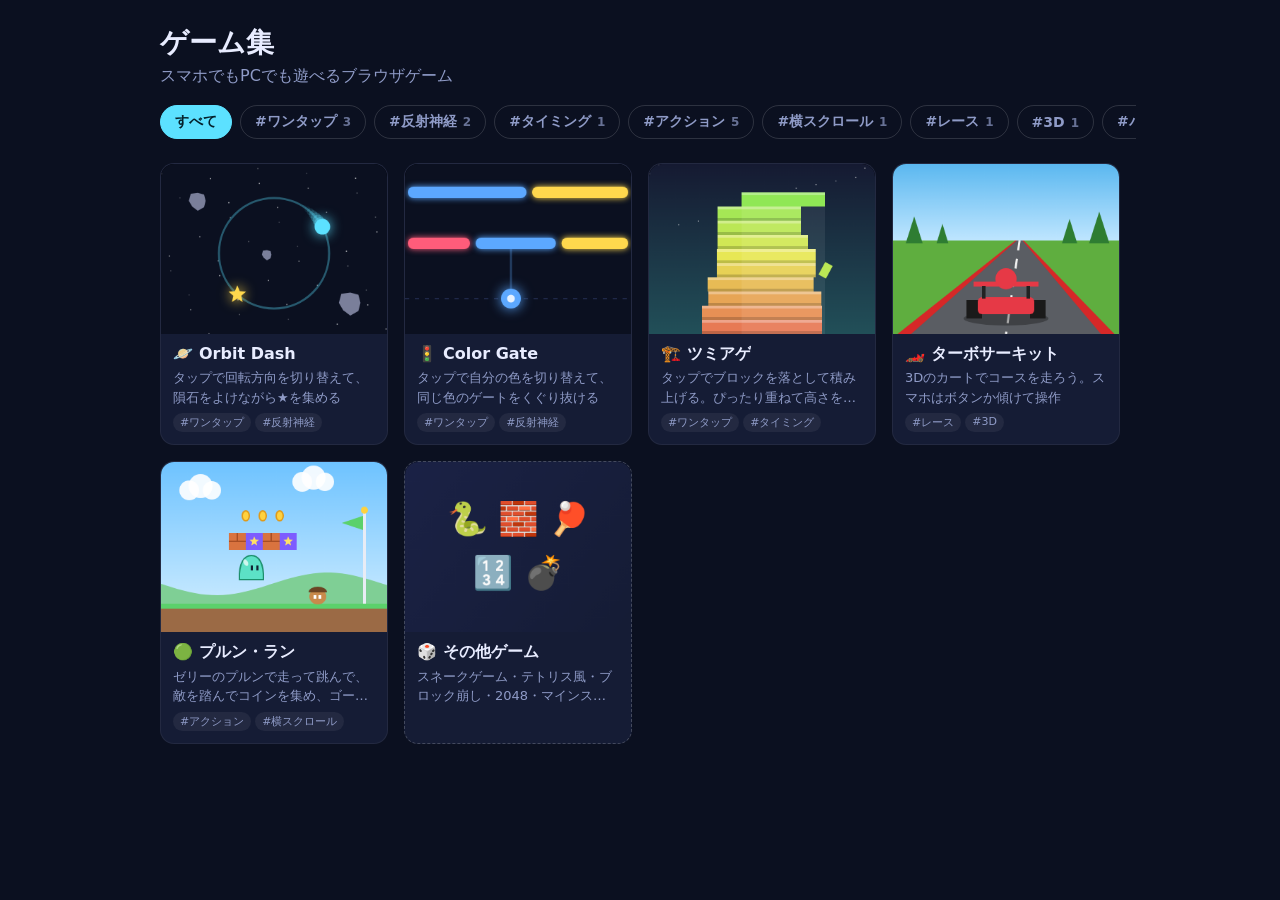
<file: index.html>
<!doctype html>
<html lang="ja">
<head>
<meta charset="utf-8">
<meta name="viewport" content="width=device-width,initial-scale=1">
<title>Web Apps</title>
<meta http-equiv="refresh" content="0; url=games/">
<link rel="canonical" href="games/">
<style>
  body { margin: 0; background: #0b1020; color: #e8ecff; font-family: system-ui, sans-serif; padding: 24px 16px; }
  a { color: #5ce1ff; }
</style>
</head>
<body>
<p>ゲーム集へ移動しています… <a href="games/">移動しない場合はこちら</a></p>
<script>location.replace('games/');</script>
</body>
</html>
</file>
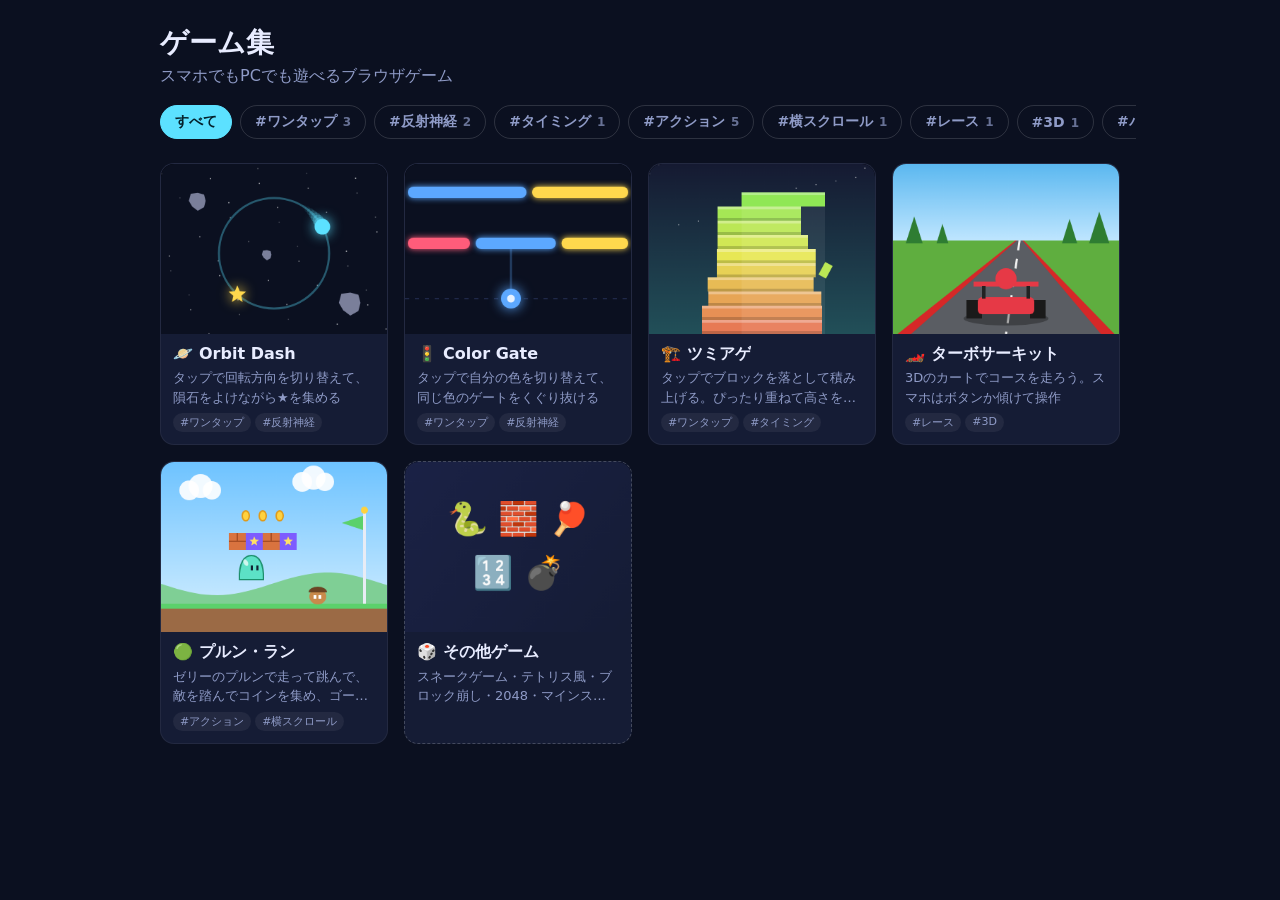
<file: games/index.html>
<!doctype html>
<html lang="ja">
<head>
<meta charset="utf-8">
<meta name="viewport" content="width=device-width,initial-scale=1,viewport-fit=cover">
<meta name="theme-color" content="#0b1020">
<title>ゲーム集</title>
<link rel="stylesheet" href="list.css">
</head>
<body>
<main>
  <h1>ゲーム集</h1>
  <p class="lead">スマホでもPCでも遊べるブラウザゲーム</p>
  <div id="tags" role="group" aria-label="タグで絞り込み"></div>
  <ul id="list"></ul>
</main>
<script src="catalog.js"></script>
<script>
  // ゲームの追加・タグの変更は catalog.js で行う
  const others = GAMES.filter(g => g.section === 'others');
  renderGameList({
    root: '',
    section: 'main',
    folder: {
      path: 'others/', icon: '🎲', name: 'その他ゲーム', desc: others.map(g => g.name).join('・'), tags: [],
      // 中のゲームのアイコンを並べたサムネイル
      thumb(c, w, h) {
        const g = c.createLinearGradient(0, 0, w, h);
        g.addColorStop(0, '#1b2246'); g.addColorStop(1, '#151c35');
        c.fillStyle = g; c.fillRect(0, 0, w, h);
        c.textAlign = 'center'; c.textBaseline = 'middle'; c.font = '46px system-ui, sans-serif';
        const icons = others.map(o => o.icon), n = icons.length;
        const top = Math.ceil(n / 2);
        icons.forEach((ic, i) => {
          const row = i < top ? 0 : 1, cnt = row ? n - top : top, k = row ? i - top : i;
          c.fillText(ic, w / 2 + (k - (cnt - 1) / 2) * 72, h / 2 + (row ? 40 : -36));
        });
      },
    },
  });
</script>
</body>
</html>
</file>
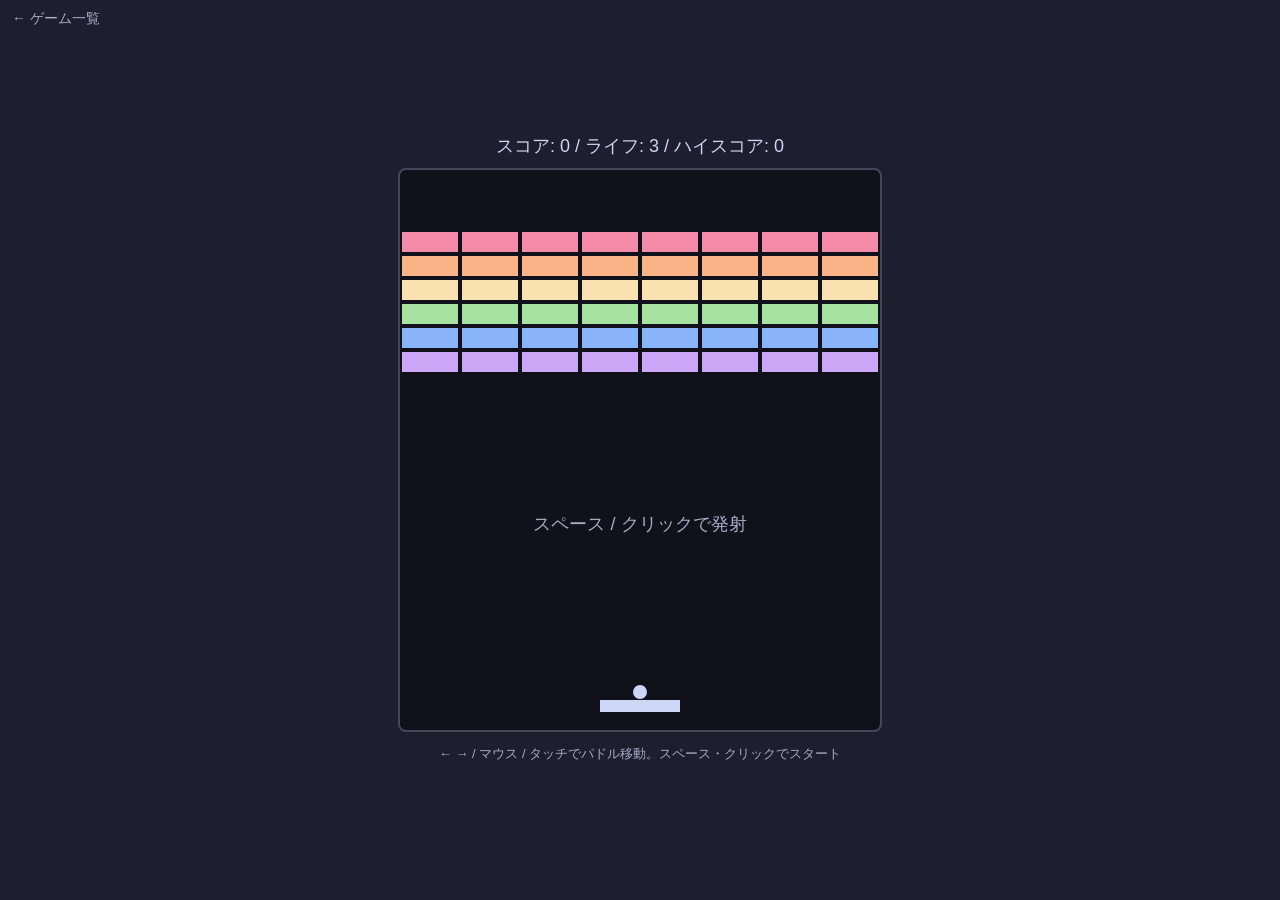
<file: games/breakout/index.html>
<!DOCTYPE html>
<html lang="ja">
<head>
<meta charset="UTF-8">
<meta name="viewport" content="width=device-width, initial-scale=1">
<title>ブロック崩し</title>
<style>
  body { margin: 0; min-height: 100vh; display: flex; flex-direction: column; align-items: center;
         justify-content: center; background: #1e1e2e; color: #cdd6f4; font-family: sans-serif; user-select: none; }
  canvas { background: #11111b; border: 2px solid #45475a; border-radius: 8px; max-width: 95vw; touch-action: none; }
  #info { margin: 10px; font-size: 18px; }
  p { font-size: 13px; color: #a6adc8; }
</style>
</head>
<body>
<a href="../" style="position:fixed;top:10px;left:12px;color:#a6adc8;font-size:14px;text-decoration:none;z-index:10">← ゲーム一覧</a>
<div id="info">スコア: <span id="score">0</span> / ライフ: <span id="life">3</span> / ハイスコア: <span id="best">0</span></div>
<canvas id="game" width="480" height="560"></canvas>
<p>← → / マウス / タッチでパドル移動。スペース・クリックでスタート</p>
<script>
const cv = document.getElementById('game'), ctx = cv.getContext('2d');
const W = cv.width, H = cv.height;
const COLS = 8, ROWS = 6, BW = W / COLS, BH = 24, TOP = 60;
const ROWCOL = ['#f38ba8', '#fab387', '#f9e2af', '#a6e3a1', '#89b4fa', '#cba6f7'];
const el = id => document.getElementById(id);
let best = 0;
try { best = Number(localStorage.getItem('breakoutBest')) || 0; } catch (e) {}
el('best').textContent = best;

let paddle, ball, bricks, score, life, state = 'ready', left = false, right = false, speed;

function init() {
  paddle = { w: 80, h: 12, x: W / 2 - 40, y: H - 30 };
  bricks = [];
  for (let r = 0; r < ROWS; r++) for (let c = 0; c < COLS; c++) bricks.push({ r, c, alive: true });
  score = 0; life = 3; speed = 5;
  updateInfo();
  resetBall();
}
function resetBall() {
  ball = { x: paddle.x + paddle.w / 2, y: paddle.y - 8, r: 7, vx: 0, vy: 0 };
  state = 'ready';
}
function launch() {
  const a = (Math.random() * 60 - 30) * Math.PI / 180;
  ball.vx = speed * Math.sin(a); ball.vy = -speed * Math.cos(a);
  state = 'play';
}
function updateInfo() {
  el('score').textContent = score; el('life').textContent = life;
}
function endGame(win) {
  state = win ? 'win' : 'over';
  if (score > best) {
    best = score; el('best').textContent = best;
    try { localStorage.setItem('breakoutBest', best); } catch (e) {}
  }
}
function update() {
  if (left) paddle.x -= 8;
  if (right) paddle.x += 8;
  paddle.x = Math.max(0, Math.min(W - paddle.w, paddle.x));
  if (state === 'ready') { ball.x = paddle.x + paddle.w / 2; ball.y = paddle.y - 8; return; }
  if (state !== 'play') return;

  ball.x += ball.vx; ball.y += ball.vy;
  if (ball.x < ball.r) { ball.x = ball.r; ball.vx *= -1; }
  if (ball.x > W - ball.r) { ball.x = W - ball.r; ball.vx *= -1; }
  if (ball.y < ball.r) { ball.y = ball.r; ball.vy *= -1; }

  // パドル:当たった位置で反射角を変える
  if (ball.vy > 0 && ball.y + ball.r >= paddle.y && ball.y - ball.r <= paddle.y + paddle.h &&
      ball.x >= paddle.x - ball.r && ball.x <= paddle.x + paddle.w + ball.r) {
    const t = (ball.x - (paddle.x + paddle.w / 2)) / (paddle.w / 2);
    const a = t * 65 * Math.PI / 180;
    ball.vx = speed * Math.sin(a); ball.vy = -speed * Math.cos(a);
    ball.y = paddle.y - ball.r;
  }
  // ブロック
  for (const b of bricks) {
    if (!b.alive) continue;
    const bx = b.c * BW, by = TOP + b.r * BH;
    if (ball.x + ball.r > bx && ball.x - ball.r < bx + BW && ball.y + ball.r > by && ball.y - ball.r < by + BH) {
      b.alive = false;
      score += (ROWS - b.r) * 10;
      const ox = Math.min(ball.x + ball.r - bx, bx + BW - (ball.x - ball.r));
      const oy = Math.min(ball.y + ball.r - by, by + BH - (ball.y - ball.r));
      if (ox < oy) ball.vx *= -1; else ball.vy *= -1;
      speed = Math.min(9, speed + 0.05);
      const k = speed / Math.hypot(ball.vx, ball.vy);
      ball.vx *= k; ball.vy *= k;
      updateInfo();
      break;
    }
  }
  if (bricks.every(b => !b.alive)) return endGame(true);
  if (ball.y > H + ball.r) {
    life--; updateInfo();
    if (life <= 0) endGame(false); else resetBall();
  }
}
function draw() {
  ctx.clearRect(0, 0, W, H);
  bricks.forEach(b => {
    if (!b.alive) return;
    ctx.fillStyle = ROWCOL[b.r];
    ctx.fillRect(b.c * BW + 2, TOP + b.r * BH + 2, BW - 4, BH - 4);
  });
  ctx.fillStyle = '#cdd6f4';
  ctx.fillRect(paddle.x, paddle.y, paddle.w, paddle.h);
  ctx.beginPath(); ctx.arc(ball.x, ball.y, ball.r, 0, Math.PI * 2); ctx.fill();
  if (state !== 'play') {
    ctx.textAlign = 'center';
    if (state !== 'ready') {
      ctx.fillStyle = 'rgba(0,0,0,0.6)'; ctx.fillRect(0, 0, W, H);
      ctx.fillStyle = state === 'win' ? '#a6e3a1' : '#f38ba8';
      ctx.font = 'bold 36px sans-serif';
      ctx.fillText(state === 'win' ? 'クリア!' : 'ゲームオーバー', W / 2, H / 2 - 10);
      ctx.fillStyle = '#cdd6f4'; ctx.font = '18px sans-serif';
      ctx.fillText('スペース / クリックでリスタート', W / 2, H / 2 + 28);
    } else {
      ctx.fillStyle = '#a6adc8'; ctx.font = '18px sans-serif';
      ctx.fillText('スペース / クリックで発射', W / 2, H / 2 + 80);
    }
  }
}
function loop() { update(); draw(); requestAnimationFrame(loop); }

function action() {
  if (state === 'ready') launch();
  else if (state === 'over' || state === 'win') { init(); }
}
document.addEventListener('keydown', e => {
  if (e.key === 'ArrowLeft' || e.key === 'a') left = true;
  else if (e.key === 'ArrowRight' || e.key === 'd') right = true;
  else if (e.key === ' ') { e.preventDefault(); action(); }
});
document.addEventListener('keyup', e => {
  if (e.key === 'ArrowLeft' || e.key === 'a') left = false;
  else if (e.key === 'ArrowRight' || e.key === 'd') right = false;
});
function pointer(clientX) {
  const rect = cv.getBoundingClientRect();
  paddle.x = (clientX - rect.left) * (W / rect.width) - paddle.w / 2;
}
cv.addEventListener('mousemove', e => pointer(e.clientX));
cv.addEventListener('touchmove', e => { e.preventDefault(); pointer(e.touches[0].clientX); }, { passive: false });
cv.addEventListener('touchstart', e => { e.preventDefault(); pointer(e.touches[0].clientX); action(); }, { passive: false });
cv.addEventListener('click', action);

init();
loop();
</script>
</body>
</html>
</file>
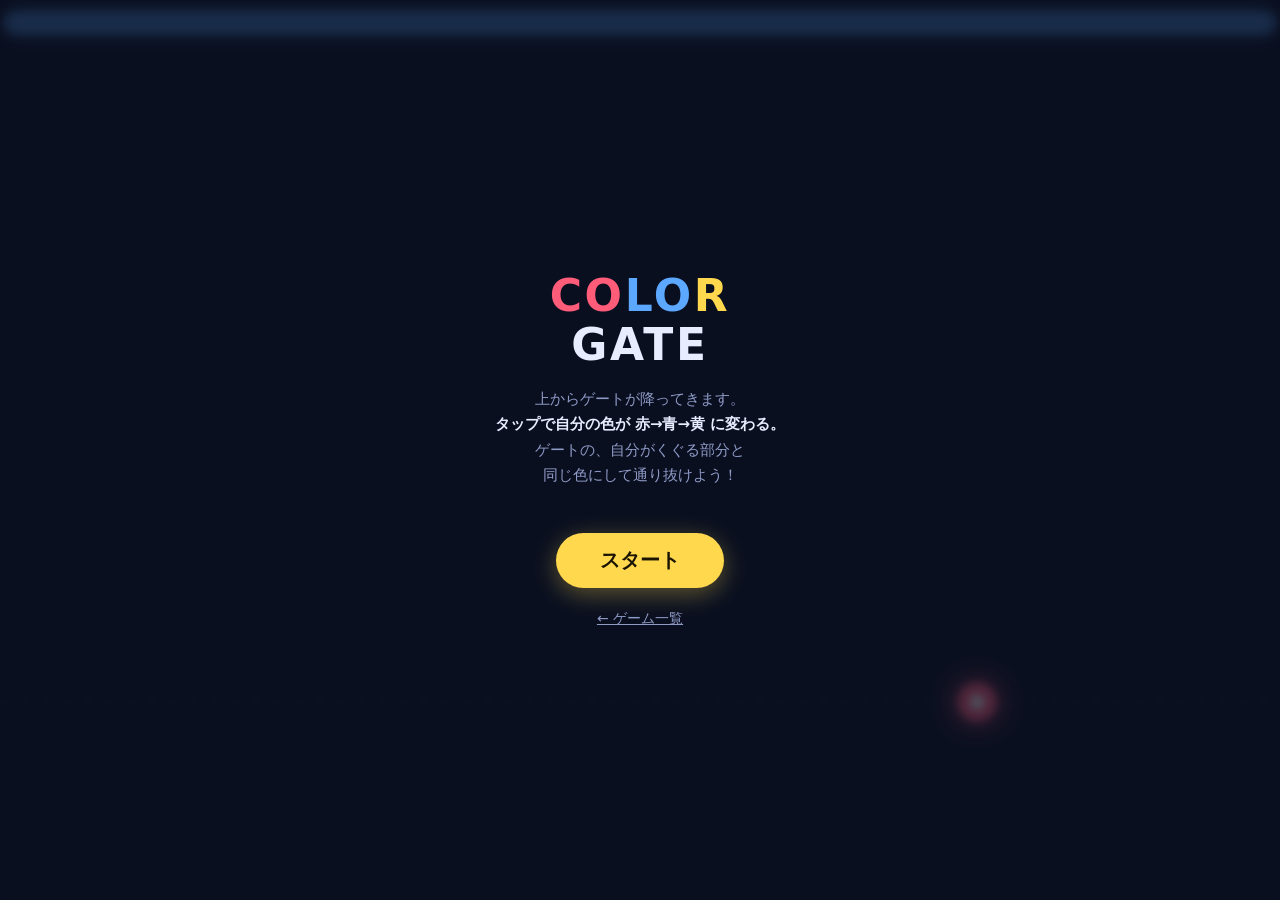
<file: games/color-gate/index.html>
<!doctype html>
<html lang="ja">
<head>
<meta charset="utf-8">
<meta name="viewport" content="width=device-width,initial-scale=1,maximum-scale=1,user-scalable=no,viewport-fit=cover">
<meta name="theme-color" content="#0b1020">
<meta name="apple-mobile-web-app-capable" content="yes">
<meta name="mobile-web-app-capable" content="yes">
<title>Color Gate</title>
<style>
  :root {
    --bg: #0b1020;
    --fg: #e8ecff;
    --muted: #8f9bc7;
    --accent: #ffd84d;
    --c0: #ff5c7a;
    --c1: #5ca8ff;
    --c2: #ffd84d;
  }
  html, body {
    margin: 0; height: 100%; background: var(--bg); overflow: hidden;
    overscroll-behavior: none;
  }
  body {
    touch-action: none; -webkit-user-select: none; user-select: none;
    -webkit-tap-highlight-color: transparent; -webkit-touch-callout: none;
    font-family: system-ui, -apple-system, "Hiragino Sans", "Noto Sans JP", sans-serif;
    color: var(--fg);
  }
  canvas { display: block; position: fixed; inset: 0; }
  #hud {
    position: fixed; left: 0; right: 0; top: 0;
    padding: calc(env(safe-area-inset-top) + 12px) 16px 0;
    display: flex; justify-content: space-between; align-items: baseline;
    pointer-events: none; font-weight: 800;
  }
  #score { font-size: 36px; font-variant-numeric: tabular-nums; }
  #bestHud { font-size: 14px; color: var(--muted); }
  #pauseBtn {
    position: fixed; right: 12px; bottom: calc(env(safe-area-inset-bottom) + 12px);
    width: 44px; height: 44px; border-radius: 50%; border: 1px solid rgba(255,255,255,.15);
    background: rgba(255,255,255,.06); color: var(--fg); font-size: 16px; font-weight: 800;
    padding: 0;
  }
  .overlay {
    position: fixed; inset: 0; display: flex; flex-direction: column;
    align-items: center; justify-content: center; gap: 14px; padding: 16px;
    text-align: center; background: rgba(11,16,32,.72);
    -webkit-backdrop-filter: blur(4px); backdrop-filter: blur(4px);
  }
  .hidden { display: none !important; }
  h1 { margin: 0; font-size: 44px; letter-spacing: .06em; line-height: 1.1; }
  h1 .r { color: var(--c0); } h1 .b { color: var(--c1); } h1 .y { color: var(--c2); }
  h2 { margin: 0; font-size: 32px; letter-spacing: .06em; }
  .how { color: var(--muted); font-size: 15px; line-height: 1.7; max-width: 320px; margin: 4px 0 8px; }
  .how b { color: var(--fg); }
  .big { font-size: 64px; font-weight: 900; line-height: 1; font-variant-numeric: tabular-nums; }
  .sub { color: var(--muted); font-size: 15px; }
  .record { color: var(--accent); font-weight: 800; font-size: 16px; letter-spacing: .1em; }
  button.main {
    font: inherit; font-size: 20px; font-weight: 800; padding: 14px 44px; margin-top: 8px;
    border: 0; border-radius: 999px; background: var(--accent); color: #1a1300;
    box-shadow: 0 6px 24px rgba(255,216,77,.35);
  }
  button.main:active { transform: scale(.96); }
  a.back { color: var(--muted); font-size: 14px; margin-top: 8px; }
  button.share {
    font: inherit; font-size: 15px; font-weight: 700; padding: 10px 26px;
    border: 1px solid rgba(255,255,255,.25); border-radius: 999px;
    background: rgba(255,255,255,.06); color: var(--fg);
  }
  button.share:active { transform: scale(.96); }
</style>
</head>
<body>
<canvas id="c"></canvas>

<div id="hud" class="hidden">
  <div id="score">0</div>
  <div id="bestHud">BEST 0</div>
</div>
<button id="pauseBtn" class="hidden" aria-label="一時停止">II</button>

<div id="title" class="overlay">
  <h1><span class="r">CO</span><span class="b">LO</span><span class="y">R</span><br>GATE</h1>
  <p class="how">上からゲートが降ってきます。<br><b>タップで自分の色が 赤→青→黄 に変わる。</b><br>ゲートの、自分がくぐる部分と<br>同じ色にして通り抜けよう！</p>
  <div class="sub" id="bestTitle"></div>
  <button class="main" id="startBtn">スタート</button>
  <a class="back" href="../">← ゲーム一覧</a>
</div>

<div id="pause" class="overlay hidden">
  <h2>一時停止</h2>
  <button class="main" id="resumeBtn">つづける</button>
  <a class="back" href="../">← ゲーム一覧</a>
</div>

<div id="over" class="overlay hidden">
  <h2>GAME OVER</h2>
  <div class="big" id="finalScore">0</div>
  <div class="record hidden" id="newRecord">NEW RECORD!</div>
  <div class="sub" id="finalInfo"></div>
  <button class="main" id="retryBtn">もう一度</button>
  <button class="share" id="shareBtn">📤 結果をシェア</button>
  <a class="back" href="../">← ゲーム一覧</a>
</div>

<script src="../share.js"></script>
<script>
(() => {
  const cv = document.getElementById('c');
  const ctx = cv.getContext('2d');
  const $ = id => document.getElementById(id);
  const TAU = Math.PI * 2;
  const COLORS = ['#ff5c7a', '#5ca8ff', '#ffd84d'];

  // ---------- 調整用パラメータ ----------
  const CFG = {
    speedBase: 150,   // ゲートの落下速度（U/秒）
    speedGain: 4,     // 1秒ごとに増える落下速度
    speedMax: 380,
    gapBase: 330,     // ゲート同士の間隔（U）
    gapMin: 190,
    gapShrink: 3,     // 1秒ごとに縮む間隔
    moveBase: 0.30,   // 自機の左右移動速度（画面幅/秒）
    moveGain: 0.006,
    moveMax: 0.65,
  };

  // ---------- 画面サイズ ----------
  let W, H, U, PY, PR;
  function resize() {
    const dpr = Math.min(window.devicePixelRatio || 1, 2);
    W = window.innerWidth; H = window.innerHeight;
    cv.width = Math.round(W * dpr); cv.height = Math.round(H * dpr);
    cv.style.width = W + 'px'; cv.style.height = H + 'px';
    ctx.setTransform(dpr, 0, 0, dpr, 0, 0);
    U = Math.min(W, H * 0.6) / 360; // 基準単位（スマホ縦で約1px）
    PY = H * 0.78;
    PR = 13 * U;
  }
  window.addEventListener('resize', resize);
  resize();

  // ---------- 保存 ----------
  let best = 0;
  try { best = Number(localStorage.getItem('color-gate-best')) || 0; } catch (e) {}
  function saveBest() { try { localStorage.setItem('color-gate-best', String(best)); } catch (e) {} }

  // ---------- 状態 ----------
  let state = 'title'; // title | play | dying | over | pause
  let t = 0, score = 0, shake = 0, flash = 0, dyingT = 0, nextGap = 0;
  const p = { x: 0.5, dir: 1, color: 0, trail: [] }; // x は画面幅に対する割合
  let gates = [], parts = [], texts = [];

  const vib = ms => { try { navigator.vibrate && navigator.vibrate(ms); } catch (e) {} };
  const rand = n => Math.floor(Math.random() * n);

  function reset() {
    t = 0; score = 0; shake = 0; flash = 0;
    p.x = 0.5; p.dir = Math.random() < 0.5 ? 1 : -1; p.color = 0; p.trail = [];
    gates = []; parts = []; texts = [];
    nextGap = 0;
    spawnGate(-20 * U);
    updateHud();
  }

  // 1〜3色に区切られたゲートを作る（隣り合う区画は別の色）
  function spawnGate(y) {
    let n = 1;
    if (t > 6) n = Math.random() < 0.5 ? 2 : 1;
    if (t > 18) n = 1 + rand(3);
    if (t > 40) n = Math.random() < 0.3 ? 2 : 3;
    const segs = [];
    const cuts = [0];
    for (let i = 1; i < n; i++) cuts.push((i + (Math.random() - 0.5) * 0.4) / n);
    cuts.push(1);
    let prev = -1;
    for (let i = 0; i < n; i++) {
      let c;
      do { c = rand(3); } while (c === prev);
      prev = c;
      segs.push({ a: cuts[i], b: cuts[i + 1], c });
    }
    gates.push({ y, segs, passed: false, hit: 0 });
  }

  function burst(x, y, color, n, power = 1) {
    for (let i = 0; i < n; i++) {
      const a = Math.random() * TAU, s = (40 + Math.random() * 160) * U * power;
      parts.push({ x, y, vx: Math.cos(a) * s, vy: Math.sin(a) * s, l: 1, d: 0.6 + Math.random() * 0.5, c: color, r: (1.5 + Math.random() * 2.5) * U });
    }
  }

  function updateHud() {
    $('score').textContent = score;
    $('bestHud').textContent = 'BEST ' + Math.max(best, score);
  }

  // ---------- 入力 ----------
  function cycle() {
    if (state !== 'play') return;
    p.color = (p.color + 1) % 3;
    flash = 1;
    burst(p.x * W, PY, COLORS[p.color], 6, 0.5);
  }
  cv.addEventListener('pointerdown', e => { e.preventDefault(); cycle(); });
  window.addEventListener('keydown', e => {
    if (e.code === 'Space' || e.code === 'Enter') {
      e.preventDefault();
      if (state === 'play') cycle();
      else if (state === 'title' || state === 'over') start();
      else if (state === 'pause') resume();
    }
  });

  function show(id) {
    ['title', 'pause', 'over'].forEach(o => $(o).classList.toggle('hidden', o !== id));
    $('hud').classList.toggle('hidden', state === 'title');
    $('pauseBtn').classList.toggle('hidden', id !== null);
  }

  function start() { reset(); state = 'play'; show(null); }
  function pause() { if (state === 'play') { state = 'pause'; show('pause'); } }
  function resume() { if (state === 'pause') { state = 'play'; show(null); last = performance.now(); } }

  $('startBtn').addEventListener('click', start);
  $('retryBtn').addEventListener('click', start);
  $('resumeBtn').addEventListener('click', resume);
  let shareText = '';
  $('shareBtn').addEventListener('click', e => { e.currentTarget.blur(); GameShare.share(shareText); });
  $('pauseBtn').addEventListener('pointerdown', e => { e.stopPropagation(); });
  $('pauseBtn').addEventListener('click', pause);
  document.addEventListener('visibilitychange', () => { if (document.hidden) pause(); });

  function die(gate) {
    state = 'dying'; dyingT = 0.9; shake = 14 * U;
    gate.hit = 1;
    const x = p.x * W;
    burst(x, PY, COLORS[p.color], 30, 1.4);
    burst(x, PY, '#ffffff', 12, 1.0);
    vib([60, 40, 90]);
    $('pauseBtn').classList.add('hidden');
  }

  function gameOver() {
    state = 'over';
    const isRecord = score > best;
    if (isRecord) { best = score; saveBest(); }
    $('finalScore').textContent = score;
    $('newRecord').classList.toggle('hidden', !isRecord || score === 0);
    $('finalInfo').textContent = `生存 ${t.toFixed(1)} 秒 ・ BEST ${best}`;
    shareText = `🚦 Color Gate で ${score} ゲート通過！（生存 ${t.toFixed(1)} 秒）`;
    updateHud();
    show('over');
  }

  const segAt = (g, fx) => g.segs.find(s => fx >= s.a && fx < s.b) || g.segs[g.segs.length - 1];

  // ---------- 更新 ----------
  function update(dt) {
    if (state === 'play') {
      t += dt;
      const speed = U * Math.min(CFG.speedBase + t * CFG.speedGain, CFG.speedMax);
      const gap = U * Math.max(CFG.gapBase - t * CFG.gapShrink, CFG.gapMin);
      const move = Math.min(CFG.moveBase + t * CFG.moveGain, CFG.moveMax);

      // 自機の左右往復
      const m = PR / W; // 端の余白（割合）
      p.x += p.dir * move * dt;
      if (p.x > 1 - m) { p.x = 1 - m; p.dir = -1; }
      if (p.x < m) { p.x = m; p.dir = 1; }
      p.trail.push(p.x * W);
      if (p.trail.length > 12) p.trail.shift();

      // ゲートの移動と判定
      for (const g of gates) {
        const prevY = g.y;
        g.y += speed * dt;
        if (!g.passed && prevY < PY && g.y >= PY) {
          g.passed = true;
          const seg = segAt(g, p.x);
          if (seg.c === p.color) {
            score++;
            texts.push({ x: p.x * W, y: PY, s: '+1', l: 1, c: COLORS[seg.c] });
            burst(p.x * W, PY, COLORS[seg.c], 14);
            vib(12);
            updateHud();
          } else {
            die(g);
            break;
          }
        }
      }
      gates = gates.filter(g => g.y < H + 40 * U);

      // 次のゲート
      const top = gates.reduce((mn, g) => Math.min(mn, g.y), Infinity);
      if (top === Infinity || top >= gap - 20 * U) spawnGate(top === Infinity ? -20 * U : top - gap);
    } else if (state === 'dying') {
      dyingT -= dt;
      if (dyingT <= 0) gameOver();
    } else if (state === 'title' || state === 'over') {
      // 背景でゆっくり動かす
      p.x = 0.5 + Math.sin(performance.now() / 1400) * 0.3;
      if (gates.length === 0) spawnGate(-20 * U);
      for (const g of gates) g.y += 60 * U * dt;
      gates = gates.filter(g => g.y < H + 40 * U);
      const top = gates.reduce((mn, g) => Math.min(mn, g.y), Infinity);
      if (top >= 260 * U) spawnGate(top - 300 * U);
    }

    for (const q of parts) { q.x += q.vx * dt; q.y += q.vy * dt; q.vx *= 0.96; q.vy *= 0.96; q.l -= dt / q.d; }
    parts = parts.filter(q => q.l > 0);
    for (const s of texts) { s.y -= 40 * U * dt; s.l -= dt * 1.4; }
    texts = texts.filter(s => s.l > 0);
    for (const g of gates) if (g.hit > 0) g.hit = Math.max(0, g.hit - dt);
    shake *= Math.pow(0.02, dt);
    flash = Math.max(0, flash - dt * 5);
  }

  // ---------- 描画 ----------
  function roundRect(x, y, w, h, r) {
    ctx.beginPath();
    ctx.moveTo(x + r, y);
    ctx.arcTo(x + w, y, x + w, y + h, r);
    ctx.arcTo(x + w, y + h, x, y + h, r);
    ctx.arcTo(x, y + h, x, y, r);
    ctx.arcTo(x, y, x + w, y, r);
    ctx.closePath();
  }

  function draw() {
    ctx.fillStyle = '#0b1020';
    ctx.fillRect(0, 0, W, H);

    ctx.save();
    if (shake > 0.3) ctx.translate((Math.random() - 0.5) * shake, (Math.random() - 0.5) * shake);

    // 自機の通り道
    ctx.strokeStyle = 'rgba(120,150,255,0.12)';
    ctx.lineWidth = 2;
    ctx.setLineDash([6 * U, 8 * U]);
    ctx.beginPath(); ctx.moveTo(0, PY); ctx.lineTo(W, PY); ctx.stroke();
    ctx.setLineDash([]);

    const inGame = state === 'play' || state === 'dying' || state === 'pause';

    // ゲート
    const gh = 16 * U, pad = 3 * U;
    for (const g of gates) {
      ctx.globalAlpha = inGame ? 1 : 0.45;
      for (const s of g.segs) {
        const x0 = s.a * W + pad, x1 = s.b * W - pad;
        ctx.fillStyle = COLORS[s.c];
        ctx.shadowColor = COLORS[s.c]; ctx.shadowBlur = 10 * U;
        roundRect(x0, g.y - gh / 2, x1 - x0, gh, gh / 2);
        ctx.fill();
      }
      ctx.shadowBlur = 0;
      if (g.hit > 0) {
        ctx.globalAlpha = g.hit;
        ctx.fillStyle = '#ffffff';
        ctx.fillRect(0, g.y - gh / 2, W, gh);
      }
    }
    ctx.globalAlpha = 1;

    // 次にくぐる区画の目印（自機の真上に細い線）
    if (state === 'play') {
      const next = gates.filter(g => !g.passed).sort((a, b) => b.y - a.y)[0];
      if (next) {
        const seg = segAt(next, p.x);
        ctx.strokeStyle = COLORS[seg.c];
        ctx.globalAlpha = 0.25;
        ctx.lineWidth = 2 * U;
        ctx.beginPath(); ctx.moveTo(p.x * W, next.y + gh / 2); ctx.lineTo(p.x * W, PY - PR); ctx.stroke();
        ctx.globalAlpha = 1;
      }
    }

    // 自機
    if (state !== 'dying' && state !== 'over') {
      const col = COLORS[p.color];
      for (let i = 0; i < p.trail.length; i++) {
        const k = i / p.trail.length;
        ctx.globalAlpha = k * 0.3;
        ctx.fillStyle = col;
        ctx.beginPath(); ctx.arc(p.trail[i], PY, PR * k, 0, TAU); ctx.fill();
      }
      ctx.globalAlpha = 1;
      const x = p.x * W;
      ctx.shadowColor = col; ctx.shadowBlur = 20 * U;
      ctx.fillStyle = col;
      ctx.beginPath(); ctx.arc(x, PY, PR * (1 + flash * 0.25), 0, TAU); ctx.fill();
      ctx.shadowBlur = 0;
      ctx.fillStyle = 'rgba(255,255,255,0.85)';
      ctx.beginPath(); ctx.arc(x, PY, PR * 0.4, 0, TAU); ctx.fill();

      // 次の色のヒント
      if (inGame) {
        ctx.fillStyle = COLORS[(p.color + 1) % 3];
        ctx.globalAlpha = 0.7;
        ctx.beginPath(); ctx.arc(x, PY + PR + 9 * U, 4 * U, 0, TAU); ctx.fill();
        ctx.globalAlpha = 1;
      }
    }

    // パーティクル・テキスト
    for (const q of parts) {
      ctx.globalAlpha = Math.max(0, q.l);
      ctx.fillStyle = q.c;
      ctx.beginPath(); ctx.arc(q.x, q.y, q.r, 0, TAU); ctx.fill();
    }
    ctx.globalAlpha = 1;
    ctx.font = `800 ${18 * U}px system-ui, sans-serif`;
    ctx.textAlign = 'center';
    for (const s of texts) {
      ctx.globalAlpha = Math.max(0, s.l);
      ctx.fillStyle = s.c;
      ctx.fillText(s.s, s.x, s.y - 24 * U);
    }
    ctx.globalAlpha = 1;
    ctx.restore();
  }

  // ---------- ループ ----------
  let last = performance.now();
  function loop(now) {
    const dt = Math.min((now - last) / 1000, 1 / 30);
    last = now;
    if (state !== 'pause') update(dt);
    draw();
    requestAnimationFrame(loop);
  }

  $('bestTitle').textContent = best > 0 ? `BEST ${best}` : '';
  show('title');
  requestAnimationFrame(loop);
})();
</script>
</body>
</html>
</file>
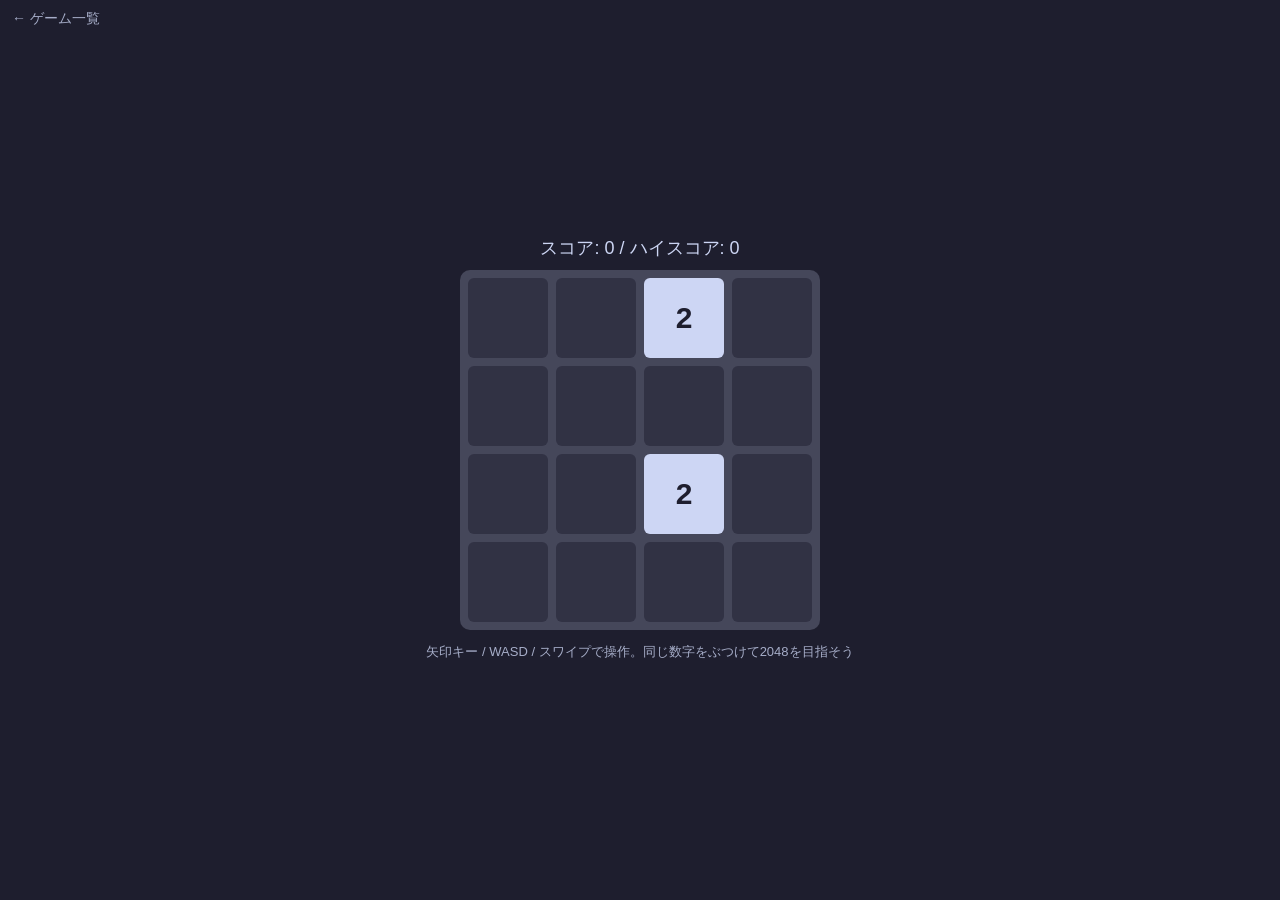
<file: games/game2048/index.html>
<!DOCTYPE html>
<html lang="ja">
<head>
<meta charset="UTF-8">
<meta name="viewport" content="width=device-width, initial-scale=1">
<title>2048</title>
<style>
  body { margin: 0; min-height: 100vh; display: flex; flex-direction: column; align-items: center;
         justify-content: center; background: #1e1e2e; color: #cdd6f4; font-family: sans-serif; user-select: none; }
  #info { margin: 10px; font-size: 18px; }
  #board { position: relative; display: grid; grid-template-columns: repeat(4, 80px); grid-gap: 8px; padding: 8px;
           background: #45475a; border-radius: 10px; touch-action: none; }
  .tile { width: 80px; height: 80px; border-radius: 6px; background: #313244; display: flex;
          align-items: center; justify-content: center; font-weight: bold; font-size: 30px; color: #1e1e2e; }
  #msg { position: absolute; inset: 0; display: none; flex-direction: column; align-items: center; justify-content: center;
         background: rgba(0,0,0,0.65); border-radius: 10px; font-size: 30px; font-weight: bold; gap: 12px; }
  button { font-size: 16px; padding: 8px 18px; border: none; border-radius: 8px; background: #89b4fa; color: #1e1e2e; cursor: pointer; }
  p { font-size: 13px; color: #a6adc8; }
</style>
</head>
<body>
<a href="../" style="position:fixed;top:10px;left:12px;color:#a6adc8;font-size:14px;text-decoration:none;z-index:10">← ゲーム一覧</a>
<div id="info">スコア: <span id="score">0</span> / ハイスコア: <span id="best">0</span></div>
<div id="board"><div id="msg"><span id="msgtext"></span><button id="retry">もう一度</button></div></div>
<p>矢印キー / WASD / スワイプで操作。同じ数字をぶつけて2048を目指そう</p>
<script>
const SIZE = 4;
const COLORS = { 0:'#313244', 2:'#cdd6f4', 4:'#b4befe', 8:'#fab387', 16:'#f9a56b', 32:'#f38ba8', 64:'#eb6f92',
                 128:'#f9e2af', 256:'#f5d98a', 512:'#a6e3a1', 1024:'#94e2d5', 2048:'#89b4fa' };
const el = id => document.getElementById(id);
const boardEl = el('board'), msg = el('msg');
let grid, score, best = 0, over = false, won = false;
try { best = Number(localStorage.getItem('best2048')) || 0; } catch (e) {}
el('best').textContent = best;

const tiles = [];
for (let i = 0; i < SIZE * SIZE; i++) {
  const t = document.createElement('div'); t.className = 'tile';
  boardEl.insertBefore(t, msg); tiles.push(t);
}
function init() {
  grid = Array.from({ length: SIZE }, () => Array(SIZE).fill(0));
  score = 0; over = false; won = false;
  msg.style.display = 'none';
  addTile(); addTile(); render();
}
function addTile() {
  const empty = [];
  grid.forEach((row, y) => row.forEach((v, x) => { if (!v) empty.push([x, y]); }));
  if (!empty.length) return;
  const [x, y] = empty[Math.floor(Math.random() * empty.length)];
  grid[y][x] = Math.random() < 0.9 ? 2 : 4;
}
function render() {
  grid.forEach((row, y) => row.forEach((v, x) => {
    const t = tiles[y * SIZE + x];
    t.textContent = v || '';
    t.style.background = COLORS[v] || '#74c7ec';
    t.style.fontSize = v >= 1000 ? '22px' : v >= 100 ? '26px' : '30px';
  }));
  el('score').textContent = score;
  if (score > best) {
    best = score; el('best').textContent = best;
    try { localStorage.setItem('best2048', best); } catch (e) {}
  }
}
// 1行を左に詰めて合体。戻り値は新しい行
function slideRow(row) {
  const nums = row.filter(v => v);
  const out = [];
  for (let i = 0; i < nums.length; i++) {
    if (nums[i] === nums[i + 1]) { out.push(nums[i] * 2); score += nums[i] * 2; i++; }
    else out.push(nums[i]);
  }
  while (out.length < SIZE) out.push(0);
  return out;
}
function move(dir) {                // dir: left/right/up/down
  if (over) return;
  const before = JSON.stringify(grid);
  const get = i => {
    if (dir === 'left') return grid[i].slice();
    if (dir === 'right') return grid[i].slice().reverse();
    const col = grid.map(r => r[i]);
    return dir === 'up' ? col : col.reverse();
  };
  const set = (i, row) => {
    if (dir === 'left') grid[i] = row;
    else if (dir === 'right') grid[i] = row.reverse();
    else { if (dir === 'down') row.reverse(); row.forEach((v, y) => grid[y][i] = v); }
  };
  for (let i = 0; i < SIZE; i++) set(i, slideRow(get(i)));
  if (JSON.stringify(grid) === before) return;
  addTile(); render();
  if (!won && grid.some(r => r.includes(2048))) { won = true; show('2048 達成!'); }
  else if (!canMove()) { over = true; show('ゲームオーバー'); }
}
function canMove() {
  for (let y = 0; y < SIZE; y++) for (let x = 0; x < SIZE; x++) {
    if (!grid[y][x]) return true;
    if (x < SIZE - 1 && grid[y][x] === grid[y][x + 1]) return true;
    if (y < SIZE - 1 && grid[y][x] === grid[y + 1][x]) return true;
  }
  return false;
}
function show(t) { el('msgtext').textContent = t; msg.style.display = 'flex'; }

document.addEventListener('keydown', e => {
  const m = { ArrowLeft:'left', a:'left', ArrowRight:'right', d:'right', ArrowUp:'up', w:'up', ArrowDown:'down', s:'down' };
  if (m[e.key]) { e.preventDefault(); move(m[e.key]); }
});
let t0;
boardEl.addEventListener('touchstart', e => { t0 = e.touches[0]; }, { passive: true });
boardEl.addEventListener('touchend', e => {
  if (!t0) return;
  const t = e.changedTouches[0], dx = t.clientX - t0.clientX, dy = t.clientY - t0.clientY;
  if (Math.max(Math.abs(dx), Math.abs(dy)) < 20) return;
  if (Math.abs(dx) > Math.abs(dy)) move(dx > 0 ? 'right' : 'left'); else move(dy > 0 ? 'down' : 'up');
});
el('retry').addEventListener('click', init);
init();
</script>
</body>
</html>
</file>
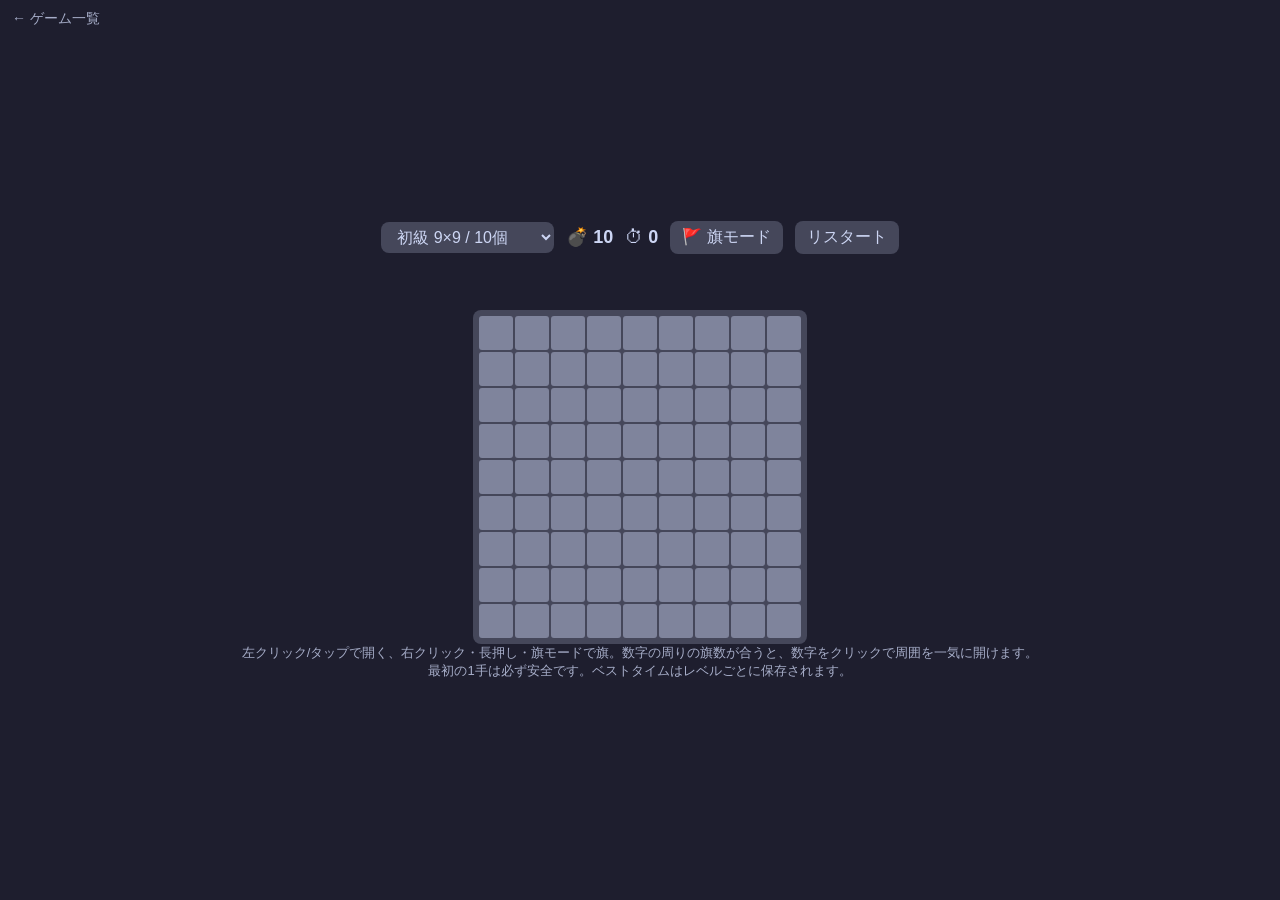
<file: games/minesweeper/index.html>
<!DOCTYPE html>
<html lang="ja">
<head>
<meta charset="UTF-8">
<meta name="viewport" content="width=device-width, initial-scale=1">
<title>マインスイーパー</title>
<style>
  body { margin: 0; min-height: 100vh; display: flex; flex-direction: column; align-items: center;
         justify-content: center; background: #1e1e2e; color: #cdd6f4; font-family: sans-serif; user-select: none; }
  #bar { display: flex; gap: 12px; align-items: center; margin: 12px; font-size: 18px; flex-wrap: wrap; justify-content: center; }
  select, button { font-size: 16px; padding: 6px 12px; border: none; border-radius: 8px; background: #45475a; color: #cdd6f4; cursor: pointer; }
  button.on { background: #f9e2af; color: #1e1e2e; }
  #board { display: grid; gap: 2px; padding: 6px; background: #45475a; border-radius: 8px; touch-action: manipulation; }
  .c { width: var(--s); height: var(--s); display: flex; align-items: center; justify-content: center;
       font-weight: bold; font-size: calc(var(--s) * 0.6); background: #7f849c; border-radius: 3px; cursor: pointer; }
  .c.open { background: #313244; cursor: default; }
  .c.mine { background: #f38ba8; }
  .c.wrong { background: #6c7086; }
  .n1{color:#89b4fa}.n2{color:#a6e3a1}.n3{color:#f38ba8}.n4{color:#cba6f7}
  .n5{color:#fab387}.n6{color:#94e2d5}.n7{color:#f9e2af}.n8{color:#cdd6f4}
  #msg { height: 28px; margin: 8px; font-size: 20px; font-weight: bold; }
  p { font-size: 13px; color: #a6adc8; margin: 0 12px 12px; text-align: center; }
</style>
</head>
<body>
<a href="../" style="position:fixed;top:10px;left:12px;color:#a6adc8;font-size:14px;text-decoration:none;z-index:10">← ゲーム一覧</a>
<div id="bar">
  <select id="level">
    <option value="0">初級 9×9 / 10個</option>
    <option value="1">中級 16×16 / 40個</option>
    <option value="2">上級 24×16 / 70個</option>
  </select>
  <span>💣 <b id="left">10</b></span>
  <span>⏱ <b id="time">0</b></span>
  <button id="flagmode">🚩 旗モード</button>
  <button id="restart">リスタート</button>
</div>
<div id="msg"></div>
<div id="board"></div>
<p>左クリック/タップで開く、右クリック・長押し・旗モードで旗。数字の周りの旗数が合うと、数字をクリックで周囲を一気に開けます。<br>最初の1手は必ず安全です。ベストタイムはレベルごとに保存されます。</p>
<script>
const LEVELS = [{ w: 9, h: 9, m: 10 }, { w: 16, h: 16, m: 40 }, { w: 24, h: 16, m: 70 }];
const el = id => document.getElementById(id);
const boardEl = el('board');
let W, H, M, cells, started, over, flags, opened, timer, secs, flagMode = false, levelIdx = 0;

function bestKey() { return 'msBest' + levelIdx; }
function getBest() { try { return Number(localStorage.getItem(bestKey())) || 0; } catch (e) { return 0; } }

function init() {
  levelIdx = Number(el('level').value);
  ({ w: W, h: H, m: M } = LEVELS[levelIdx]);
  cells = Array.from({ length: W * H }, () => ({ mine: false, open: false, flag: false, n: 0 }));
  started = false; over = false; flags = 0; opened = 0; secs = 0;
  clearInterval(timer);
  el('time').textContent = 0; el('left').textContent = M;
  const b = getBest();
  el('msg').textContent = b ? 'ベスト: ' + b + '秒' : '';
  el('msg').style.color = '#a6adc8';
  const s = Math.max(22, Math.min(34, Math.floor((Math.min(innerWidth, 900) - 40) / W)));
  boardEl.style.setProperty('--s', s + 'px');
  boardEl.style.gridTemplateColumns = `repeat(${W}, var(--s))`;
  boardEl.innerHTML = '';
  cells.forEach((c, i) => {
    const d = document.createElement('div'); d.className = 'c'; c.el = d;
    d.addEventListener('click', () => onClick(i));
    d.addEventListener('contextmenu', e => { e.preventDefault(); toggleFlag(i); });
    // 長押しで旗(タッチ)
    let tm = null, long = false;
    d.addEventListener('touchstart', () => { long = false; tm = setTimeout(() => { long = true; toggleFlag(i); }, 450); }, { passive: true });
    d.addEventListener('touchend', e => { clearTimeout(tm); if (long) e.preventDefault(); });
    d.addEventListener('touchmove', () => clearTimeout(tm), { passive: true });
    boardEl.appendChild(d);
  });
}
function neighbors(i) {
  const x = i % W, y = Math.floor(i / W), r = [];
  for (let dy = -1; dy <= 1; dy++) for (let dx = -1; dx <= 1; dx++) {
    if (!dx && !dy) continue;
    const nx = x + dx, ny = y + dy;
    if (nx >= 0 && nx < W && ny >= 0 && ny < H) r.push(ny * W + nx);
  }
  return r;
}
function place(safe) {                 // 最初に開けたマスとその周囲には地雷を置かない
  const ban = new Set([safe, ...neighbors(safe)]);
  const pool = cells.map((_, i) => i).filter(i => !ban.has(i));
  for (let k = 0; k < M; k++) {
    const j = k + Math.floor(Math.random() * (pool.length - k));
    [pool[k], pool[j]] = [pool[j], pool[k]];
    cells[pool[k]].mine = true;
  }
  cells.forEach((c, i) => c.n = neighbors(i).filter(j => cells[j].mine).length);
}
function onClick(i) {
  if (over) return;
  if (flagMode) return toggleFlag(i);
  const c = cells[i];
  if (c.flag) return;
  if (!started) {
    started = true; place(i);
    timer = setInterval(() => { secs++; el('time').textContent = secs; }, 1000);
  }
  if (c.open) return chord(i);
  reveal(i);
  check();
}
function reveal(i) {
  const stack = [i];
  while (stack.length) {
    const k = stack.pop(), c = cells[k];
    if (c.open || c.flag) continue;
    c.open = true; opened++;
    if (c.mine) { lose(k); return; }
    paint(k);
    if (c.n === 0) neighbors(k).forEach(j => stack.push(j));
  }
}
function chord(i) {
  const c = cells[i];
  if (!c.n) return;
  const nb = neighbors(i);
  if (nb.filter(j => cells[j].flag).length !== c.n) return;
  nb.forEach(j => { if (!over) reveal(j); });
  check();
}
function toggleFlag(i) {
  const c = cells[i];
  if (over || c.open) return;
  c.flag = !c.flag; flags += c.flag ? 1 : -1;
  c.el.textContent = c.flag ? '🚩' : '';
  el('left').textContent = M - flags;
}
function paint(i) {
  const c = cells[i], d = c.el;
  d.className = 'c open' + (c.n ? ' n' + c.n : '');
  d.textContent = c.n || '';
}
function check() {
  if (over || opened !== W * H - M) return;
  over = true; clearInterval(timer);
  cells.forEach(c => { if (c.mine && !c.flag) { c.flag = true; c.el.textContent = '🚩'; } });
  el('left').textContent = 0;
  const b = getBest();
  let t = 'クリア! ' + secs + '秒';
  if (!b || secs < b) { t += '(ベスト更新!)'; try { localStorage.setItem(bestKey(), secs); } catch (e) {} }
  el('msg').textContent = t; el('msg').style.color = '#a6e3a1';
}
function lose(hit) {
  over = true; clearInterval(timer);
  cells.forEach((c, i) => {
    if (c.mine && !c.flag) { c.el.className = 'c mine' + (i === hit ? '' : ' open'); c.el.textContent = '💣'; }
    else if (!c.mine && c.flag) { c.el.className = 'c wrong'; c.el.textContent = '❌'; }
  });
  el('msg').textContent = 'ゲームオーバー'; el('msg').style.color = '#f38ba8';
}

el('level').addEventListener('change', init);
el('restart').addEventListener('click', init);
el('flagmode').addEventListener('click', e => { flagMode = !flagMode; e.target.classList.toggle('on', flagMode); });
init();
</script>
</body>
</html>
</file>
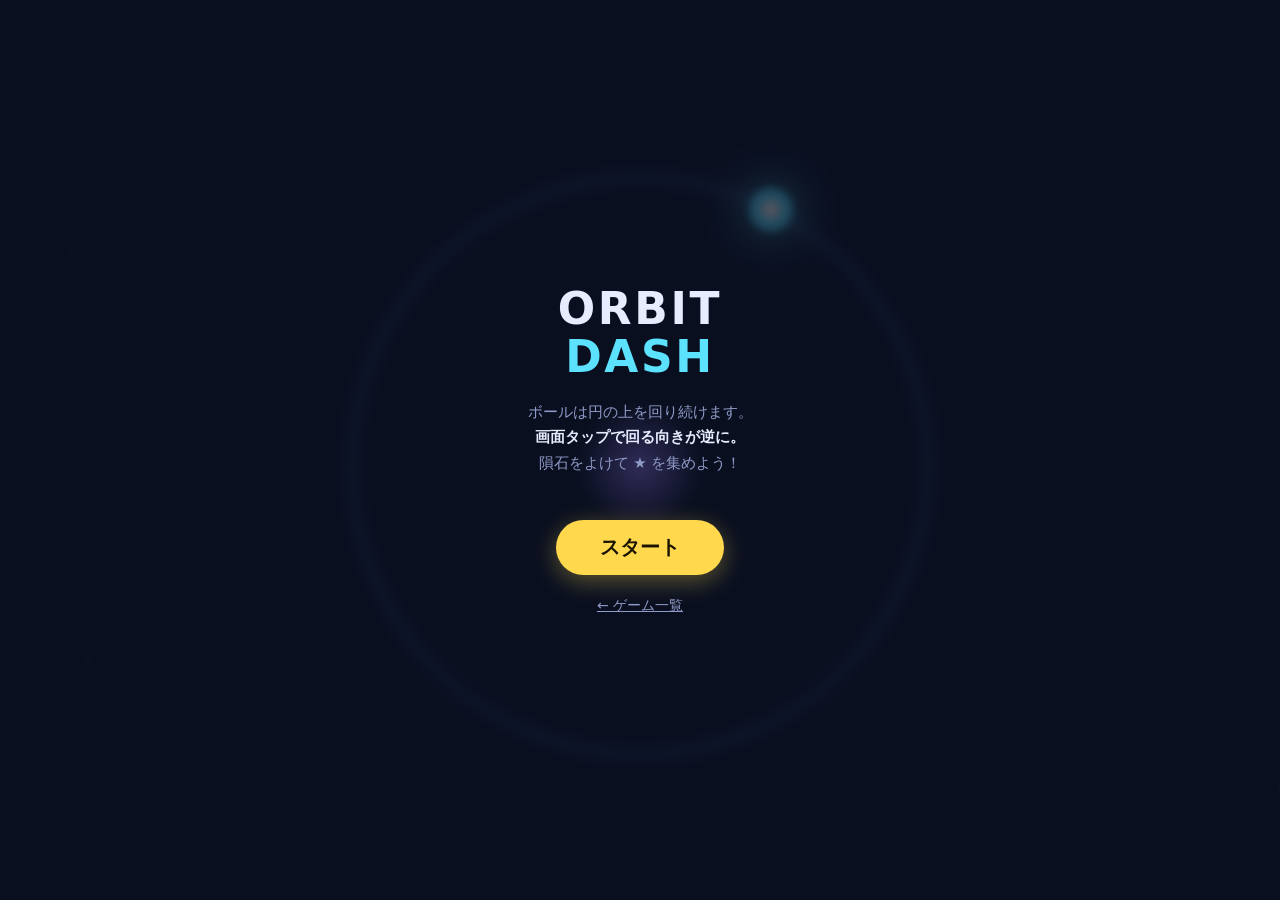
<file: games/orbit-dash/index.html>
<!doctype html>
<html lang="ja">
<head>
<meta charset="utf-8">
<meta name="viewport" content="width=device-width,initial-scale=1,maximum-scale=1,user-scalable=no,viewport-fit=cover">
<meta name="theme-color" content="#0b1020">
<meta name="apple-mobile-web-app-capable" content="yes">
<meta name="mobile-web-app-capable" content="yes">
<title>Orbit Dash</title>
<style>
  :root {
    --bg: #0b1020;
    --fg: #e8ecff;
    --muted: #8f9bc7;
    --accent: #ffd84d;
    --player: #5ce1ff;
    --danger: #ff5c7a;
  }
  html, body {
    margin: 0; height: 100%; background: var(--bg); overflow: hidden;
    overscroll-behavior: none;
  }
  body {
    touch-action: none; -webkit-user-select: none; user-select: none;
    -webkit-tap-highlight-color: transparent; -webkit-touch-callout: none;
    font-family: system-ui, -apple-system, "Hiragino Sans", "Noto Sans JP", sans-serif;
    color: var(--fg);
  }
  canvas { display: block; position: fixed; inset: 0; }
  #hud {
    position: fixed; left: 0; right: 0; top: 0;
    padding: calc(env(safe-area-inset-top) + 12px) 16px 0;
    display: flex; justify-content: space-between; align-items: baseline;
    pointer-events: none; font-weight: 800;
  }
  #score { font-size: 36px; font-variant-numeric: tabular-nums; }
  #bestHud { font-size: 14px; color: var(--muted); }
  #pauseBtn {
    position: fixed; right: 12px; bottom: calc(env(safe-area-inset-bottom) + 12px);
    width: 44px; height: 44px; border-radius: 50%; border: 1px solid rgba(255,255,255,.15);
    background: rgba(255,255,255,.06); color: var(--fg); font-size: 16px; font-weight: 800;
    padding: 0;
  }
  .overlay {
    position: fixed; inset: 0; display: flex; flex-direction: column;
    align-items: center; justify-content: center; gap: 14px; padding: 16px;
    text-align: center; background: rgba(11,16,32,.72);
    -webkit-backdrop-filter: blur(4px); backdrop-filter: blur(4px);
  }
  .hidden { display: none !important; }
  h1 { margin: 0; font-size: 44px; letter-spacing: .06em; line-height: 1.1; }
  h1 span { color: var(--player); }
  h2 { margin: 0; font-size: 32px; letter-spacing: .06em; }
  .how { color: var(--muted); font-size: 15px; line-height: 1.7; max-width: 320px; margin: 4px 0 8px; }
  .how b { color: var(--fg); }
  .big { font-size: 64px; font-weight: 900; line-height: 1; font-variant-numeric: tabular-nums; }
  .sub { color: var(--muted); font-size: 15px; }
  .record { color: var(--accent); font-weight: 800; font-size: 16px; letter-spacing: .1em; }
  button.main {
    font: inherit; font-size: 20px; font-weight: 800; padding: 14px 44px; margin-top: 8px;
    border: 0; border-radius: 999px; background: var(--accent); color: #1a1300;
    box-shadow: 0 6px 24px rgba(255,216,77,.35);
  }
  button.main:active { transform: scale(.96); }
  a.back { color: var(--muted); font-size: 14px; margin-top: 8px; }
  button.share {
    font: inherit; font-size: 15px; font-weight: 700; padding: 10px 26px;
    border: 1px solid rgba(255,255,255,.25); border-radius: 999px;
    background: rgba(255,255,255,.06); color: var(--fg);
  }
  button.share:active { transform: scale(.96); }
</style>
</head>
<body>
<canvas id="c"></canvas>

<div id="hud" class="hidden">
  <div id="score">0</div>
  <div id="bestHud">BEST 0</div>
</div>
<button id="pauseBtn" class="hidden" aria-label="一時停止">II</button>

<div id="title" class="overlay">
  <h1>ORBIT<br><span>DASH</span></h1>
  <p class="how">ボールは円の上を回り続けます。<br><b>画面タップで回る向きが逆に。</b><br>隕石をよけて ★ を集めよう！</p>
  <div class="sub" id="bestTitle"></div>
  <button class="main" id="startBtn">スタート</button>
  <a class="back" href="../">← ゲーム一覧</a>
</div>

<div id="pause" class="overlay hidden">
  <h2>一時停止</h2>
  <button class="main" id="resumeBtn">つづける</button>
  <a class="back" href="../">← ゲーム一覧</a>
</div>

<div id="over" class="overlay hidden">
  <h2>GAME OVER</h2>
  <div class="big" id="finalScore">0</div>
  <div class="record hidden" id="newRecord">NEW RECORD!</div>
  <div class="sub" id="finalInfo"></div>
  <button class="main" id="retryBtn">もう一度</button>
  <button class="share" id="shareBtn">📤 結果をシェア</button>
  <a class="back" href="../">← ゲーム一覧</a>
</div>

<script src="../share.js"></script>
<script>
(() => {
  const cv = document.getElementById('c');
  const ctx = cv.getContext('2d');
  const $ = id => document.getElementById(id);
  const TAU = Math.PI * 2;

  // ---------- 画面サイズ ----------
  let W, H, CX, CY, R, U;
  function resize() {
    const dpr = Math.min(window.devicePixelRatio || 1, 2);
    W = window.innerWidth; H = window.innerHeight;
    cv.width = Math.round(W * dpr); cv.height = Math.round(H * dpr);
    cv.style.width = W + 'px'; cv.style.height = H + 'px';
    ctx.setTransform(dpr, 0, 0, dpr, 0, 0);
    CX = W / 2; CY = H / 2 + 16;
    R = Math.min(W, H) * 0.32;
    U = R / 120; // 基準単位（スマホ縦で約1px）
  }
  window.addEventListener('resize', resize);
  resize();

  // ---------- 保存 ----------
  let best = 0;
  try { best = Number(localStorage.getItem('orbit-dash-best')) || 0; } catch (e) {}
  function saveBest() { try { localStorage.setItem('orbit-dash-best', String(best)); } catch (e) {} }

  // ---------- 状態 ----------
  let state = 'title'; // title | play | dying | over | pause
  let t = 0, score = 0, spawnT = 0, shake = 0, flash = 0, dyingT = 0;
  const p = { a: -Math.PI / 2, dir: 1, trail: [] };
  let meteors = [], parts = [], texts = [], star = null;
  const bgStars = Array.from({ length: 90 }, () => ({
    x: Math.random(), y: Math.random(), s: Math.random() * 1.4 + 0.3, ph: Math.random() * TAU
  }));

  const angDist = (a, b) => { let d = Math.abs(a - b) % TAU; return d > Math.PI ? TAU - d : d; };
  const ringPos = a => [CX + Math.cos(a) * R, CY + Math.sin(a) * R];
  const vib = ms => { try { navigator.vibrate && navigator.vibrate(ms); } catch (e) {} };

  function reset() {
    t = 0; score = 0; spawnT = 1.2; shake = 0; flash = 0;
    p.a = -Math.PI / 2; p.dir = 1; p.trail = [];
    meteors = []; parts = []; texts = [];
    newStar();
    updateHud();
  }

  function newStar() {
    let a;
    do { a = Math.random() * TAU; } while (angDist(a, p.a) < 1.3);
    star = { a, age: 0 };
  }

  function spawnMeteor() {
    const a = Math.random() * TAU;
    const D = Math.hypot(W, H) / 2 + 40;
    const sx = CX + Math.cos(a) * D, sy = CY + Math.sin(a) * D;
    const ta = Math.random() * TAU, tr = Math.random() * R * 0.55;
    const tx = CX + Math.cos(ta) * tr, ty = CY + Math.sin(ta) * tr;
    const sp = U * Math.min(95 + t * 3, 240) * (0.85 + Math.random() * 0.3);
    const d = Math.hypot(tx - sx, ty - sy);
    const big = Math.random() < Math.min(0.1 + t * 0.008, 0.35);
    const r = U * (big ? 14 : 8);
    // ごつごつした形
    const n = 8, shape = [];
    for (let i = 0; i < n; i++) shape.push(0.75 + Math.random() * 0.35);
    meteors.push({
      x: sx, y: sy, vx: (tx - sx) / d * sp, vy: (ty - sy) / d * sp, r,
      life: (2 * D) / sp + 1, rot: Math.random() * TAU, vr: (Math.random() - 0.5) * 3, shape
    });
  }

  function burst(x, y, color, n, power = 1) {
    for (let i = 0; i < n; i++) {
      const a = Math.random() * TAU, s = (40 + Math.random() * 160) * U * power;
      parts.push({ x, y, vx: Math.cos(a) * s, vy: Math.sin(a) * s, l: 1, d: 0.6 + Math.random() * 0.5, c: color, r: (1.5 + Math.random() * 2.5) * U });
    }
  }

  function updateHud() {
    $('score').textContent = score;
    $('bestHud').textContent = 'BEST ' + Math.max(best, score);
  }

  // ---------- 入力 ----------
  function flip() {
    if (state !== 'play') return;
    p.dir *= -1;
    flash = 1;
    const [x, y] = ringPos(p.a);
    burst(x, y, '#5ce1ff', 5, 0.5);
  }
  cv.addEventListener('pointerdown', e => { e.preventDefault(); flip(); });
  window.addEventListener('keydown', e => {
    if (e.code === 'Space' || e.code === 'Enter') {
      e.preventDefault();
      if (state === 'play') flip();
      else if (state === 'title') start();
      else if (state === 'over') start();
      else if (state === 'pause') resume();
    }
  });

  function show(id) {
    ['title', 'pause', 'over'].forEach(o => $(o).classList.toggle('hidden', o !== id));
    const playing = id === null;
    $('hud').classList.toggle('hidden', state === 'title');
    $('pauseBtn').classList.toggle('hidden', !playing);
  }

  function start() { reset(); state = 'play'; show(null); }
  function pause() { if (state === 'play') { state = 'pause'; show('pause'); } }
  function resume() { if (state === 'pause') { state = 'play'; show(null); last = performance.now(); } }

  $('startBtn').addEventListener('click', start);
  $('retryBtn').addEventListener('click', start);
  $('resumeBtn').addEventListener('click', resume);
  let shareText = '';
  $('shareBtn').addEventListener('click', e => { e.currentTarget.blur(); GameShare.share(shareText); });
  $('pauseBtn').addEventListener('pointerdown', e => { e.stopPropagation(); });
  $('pauseBtn').addEventListener('click', pause);
  document.addEventListener('visibilitychange', () => { if (document.hidden) pause(); });

  function die(x, y) {
    state = 'dying'; dyingT = 0.9; shake = 14 * U;
    burst(x, y, '#5ce1ff', 30, 1.4);
    burst(x, y, '#ff5c7a', 20, 1.1);
    vib([60, 40, 90]);
    $('pauseBtn').classList.add('hidden');
  }

  function gameOver() {
    state = 'over';
    const isRecord = score > best;
    if (isRecord) { best = score; saveBest(); }
    $('finalScore').textContent = score;
    $('newRecord').classList.toggle('hidden', !isRecord || score === 0);
    $('finalInfo').textContent = `生存 ${t.toFixed(1)} 秒 ・ BEST ${best}`;
    shareText = `🪐 Orbit Dash で ★${score} 個ゲット！（生存 ${t.toFixed(1)} 秒）`;
    updateHud();
    show('over');
  }

  // ---------- 更新 ----------
  function update(dt) {
    if (state === 'play') {
      t += dt;
      const w = 1.7 + Math.min(t * 0.025, 1.3); // 角速度（rad/s）
      p.a += p.dir * w * dt;
      const [px, py] = ringPos(p.a);
      p.trail.push([px, py]);
      if (p.trail.length > 16) p.trail.shift();

      spawnT -= dt;
      if (spawnT <= 0) {
        spawnMeteor();
        spawnT = Math.max(0.38, 1.5 - t * 0.025) * (0.7 + Math.random() * 0.6);
      }

      star.age += dt;
      const [sx, sy] = ringPos(star.a);
      const pr = 9 * U;
      if (Math.hypot(px - sx, py - sy) < pr + 11 * U) {
        score++;
        burst(sx, sy, '#ffd84d', 16);
        texts.push({ x: sx, y: sy, s: '+1', l: 1 });
        vib(12);
        newStar();
        updateHud();
      }

      for (const m of meteors) {
        m.x += m.vx * dt; m.y += m.vy * dt; m.life -= dt; m.rot += m.vr * dt;
        if (Math.hypot(m.x - px, m.y - py) < pr + m.r * 0.8) { die(px, py); break; }
      }
      meteors = meteors.filter(m => m.life > 0);
    } else if (state === 'dying') {
      for (const m of meteors) { m.x += m.vx * dt * 0.3; m.y += m.vy * dt * 0.3; m.rot += m.vr * dt; }
      dyingT -= dt;
      if (dyingT <= 0) gameOver();
    } else if (state === 'title' || state === 'over') {
      p.a += 0.8 * dt; // 背景でゆっくり回す
    }

    for (const q of parts) { q.x += q.vx * dt; q.y += q.vy * dt; q.vx *= 0.96; q.vy *= 0.96; q.l -= dt / q.d; }
    parts = parts.filter(q => q.l > 0);
    for (const s of texts) { s.y -= 40 * U * dt; s.l -= dt * 1.4; }
    texts = texts.filter(s => s.l > 0);
    shake *= Math.pow(0.02, dt);
    flash = Math.max(0, flash - dt * 5);
  }

  // ---------- 描画 ----------
  function drawStarShape(x, y, r, rot) {
    ctx.beginPath();
    for (let i = 0; i < 10; i++) {
      const rr = i % 2 ? r * 0.45 : r;
      const a = rot + i * Math.PI / 5 - Math.PI / 2;
      ctx.lineTo(x + Math.cos(a) * rr, y + Math.sin(a) * rr);
    }
    ctx.closePath();
  }

  function draw(now) {
    ctx.fillStyle = '#0b1020';
    ctx.fillRect(0, 0, W, H);

    // 背景の星
    for (const s of bgStars) {
      ctx.globalAlpha = 0.35 + 0.35 * Math.sin(now / 900 + s.ph);
      ctx.fillStyle = '#c9d4ff';
      ctx.fillRect(s.x * W, s.y * H, s.s, s.s);
    }
    ctx.globalAlpha = 1;

    ctx.save();
    if (shake > 0.3) ctx.translate((Math.random() - 0.5) * shake, (Math.random() - 0.5) * shake);

    // 軌道リング
    ctx.lineWidth = 2;
    ctx.strokeStyle = `rgba(120,150,255,${0.28 + flash * 0.4})`;
    ctx.beginPath(); ctx.arc(CX, CY, R, 0, TAU); ctx.stroke();
    ctx.lineWidth = 10 * U;
    ctx.strokeStyle = 'rgba(120,150,255,0.06)';
    ctx.stroke();

    // 中心核
    const g = ctx.createRadialGradient(CX, CY, 0, CX, CY, 26 * U);
    g.addColorStop(0, 'rgba(160,130,255,0.9)');
    g.addColorStop(1, 'rgba(160,130,255,0)');
    ctx.fillStyle = g;
    ctx.beginPath(); ctx.arc(CX, CY, 26 * U, 0, TAU); ctx.fill();

    const inGame = state === 'play' || state === 'dying' || state === 'pause';

    // ★
    if (inGame && star) {
      const [sx, sy] = ringPos(star.a);
      const pulse = 1 + Math.sin(star.age * 6) * 0.12;
      const appear = Math.min(1, star.age * 4);
      ctx.shadowColor = '#ffd84d'; ctx.shadowBlur = 16 * U;
      ctx.fillStyle = '#ffd84d';
      drawStarShape(sx, sy, 11 * U * pulse * appear, star.age * 1.5);
      ctx.fill();
      ctx.shadowBlur = 0;
    }

    // 隕石
    for (const m of meteors) {
      const sp = Math.hypot(m.vx, m.vy);
      const tx = -m.vx / sp, ty = -m.vy / sp;
      const tg = ctx.createLinearGradient(m.x, m.y, m.x + tx * m.r * 4, m.y + ty * m.r * 4);
      tg.addColorStop(0, 'rgba(255,120,90,0.45)');
      tg.addColorStop(1, 'rgba(255,120,90,0)');
      ctx.strokeStyle = tg; ctx.lineWidth = m.r * 1.2; ctx.lineCap = 'round';
      ctx.beginPath(); ctx.moveTo(m.x, m.y); ctx.lineTo(m.x + tx * m.r * 4, m.y + ty * m.r * 4); ctx.stroke();

      ctx.fillStyle = '#ff5c7a';
      ctx.beginPath();
      m.shape.forEach((k, i) => {
        const a = m.rot + i / m.shape.length * TAU;
        ctx.lineTo(m.x + Math.cos(a) * m.r * k, m.y + Math.sin(a) * m.r * k);
      });
      ctx.closePath(); ctx.fill();
      ctx.fillStyle = 'rgba(0,0,0,0.18)';
      ctx.beginPath(); ctx.arc(m.x + m.r * 0.2, m.y + m.r * 0.15, m.r * 0.3, 0, TAU); ctx.fill();

      // 画面外の接近警告
      const M = 14;
      if (m.x < 0 || m.x > W || m.y < 0 || m.y > H) {
        const ex = Math.min(W - M, Math.max(M, m.x)), ey = Math.min(H - M, Math.max(M, m.y));
        const a = Math.atan2(m.vy, m.vx);
        ctx.save(); ctx.translate(ex, ey); ctx.rotate(a);
        ctx.fillStyle = 'rgba(255,92,122,0.75)';
        ctx.beginPath(); ctx.moveTo(7, 0); ctx.lineTo(-5, -6); ctx.lineTo(-5, 6); ctx.closePath(); ctx.fill();
        ctx.restore();
      }
    }

    // プレイヤー
    if (state !== 'dying' && state !== 'over') {
      for (let i = 0; i < p.trail.length; i++) {
        const [x, y] = p.trail[i];
        const k = i / p.trail.length;
        ctx.fillStyle = `rgba(92,225,255,${k * 0.35})`;
        ctx.beginPath(); ctx.arc(x, y, 9 * U * k, 0, TAU); ctx.fill();
      }
      const [px, py] = ringPos(p.a);
      ctx.shadowColor = '#5ce1ff'; ctx.shadowBlur = 18 * U;
      ctx.fillStyle = '#5ce1ff';
      ctx.beginPath(); ctx.arc(px, py, 9 * U * (1 + flash * 0.25), 0, TAU); ctx.fill();
      ctx.shadowBlur = 0;
      ctx.fillStyle = '#ffffff';
      ctx.beginPath(); ctx.arc(px, py, 4 * U, 0, TAU); ctx.fill();
      // 進行方向の小さな矢印
      if (inGame) {
        const ta = p.a + p.dir * 0.22;
        const [ax, ay] = ringPos(ta);
        ctx.fillStyle = 'rgba(92,225,255,0.6)';
        ctx.beginPath(); ctx.arc(ax, ay, 2.5 * U, 0, TAU); ctx.fill();
      }
    }

    // パーティクル・テキスト
    for (const q of parts) {
      ctx.globalAlpha = Math.max(0, q.l);
      ctx.fillStyle = q.c;
      ctx.beginPath(); ctx.arc(q.x, q.y, q.r, 0, TAU); ctx.fill();
    }
    ctx.globalAlpha = 1;
    ctx.font = `800 ${18 * U}px system-ui, sans-serif`;
    ctx.textAlign = 'center';
    for (const s of texts) {
      ctx.globalAlpha = Math.max(0, s.l);
      ctx.fillStyle = '#ffd84d';
      ctx.fillText(s.s, s.x, s.y - 16 * U);
    }
    ctx.globalAlpha = 1;
    ctx.restore();
  }

  // ---------- ループ ----------
  let last = performance.now();
  function loop(now) {
    const dt = Math.min((now - last) / 1000, 1 / 30);
    last = now;
    if (state !== 'pause') update(dt);
    draw(now);
    requestAnimationFrame(loop);
  }

  $('bestTitle').textContent = best > 0 ? `BEST ${best}` : '';
  show('title');
  requestAnimationFrame(loop);
})();
</script>
</body>
</html>
</file>
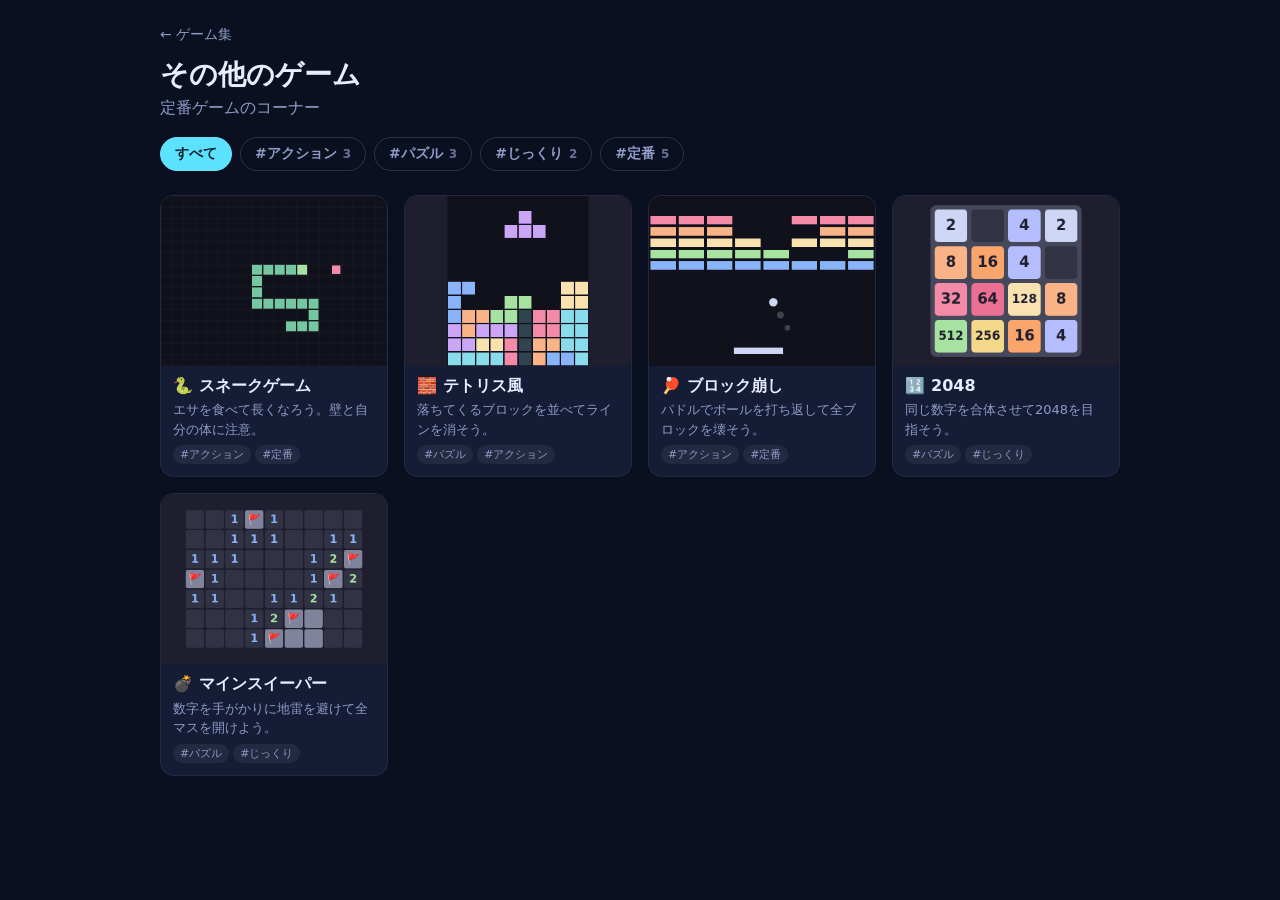
<file: games/others/index.html>
<!doctype html>
<html lang="ja">
<head>
<meta charset="utf-8">
<meta name="viewport" content="width=device-width,initial-scale=1,viewport-fit=cover">
<meta name="theme-color" content="#0b1020">
<title>その他のゲーム</title>
<link rel="stylesheet" href="../list.css">
</head>
<body>
<main>
  <a class="back" href="../">← ゲーム集</a>
  <h1>その他のゲーム</h1>
  <p class="lead">定番ゲームのコーナー</p>
  <div id="tags" role="group" aria-label="タグで絞り込み"></div>
  <ul id="list"></ul>
</main>
<script src="../catalog.js"></script>
<script>
  // ゲームの追加・タグの変更は ../catalog.js で行う
  renderGameList({ root: '../', section: 'others' });
</script>
</body>
</html>
</file>
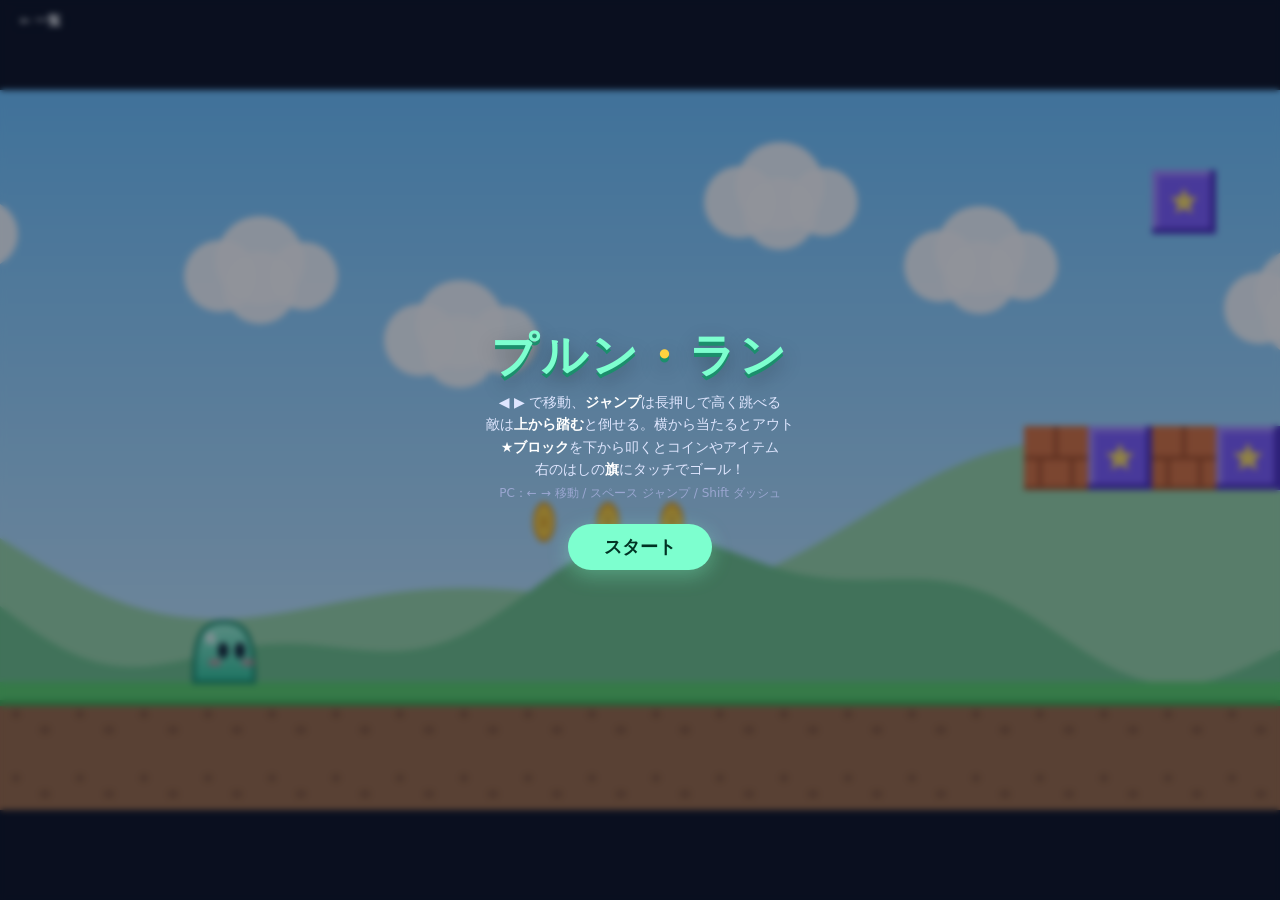
<file: games/purun-run/index.html>
<!doctype html>
<html lang="ja">
<head>
<meta charset="utf-8">
<!-- user-scalable=no：ピンチやダブルタップでの拡大を止める -->
<meta name="viewport" content="width=device-width,initial-scale=1,maximum-scale=1,user-scalable=no,viewport-fit=cover">
<meta name="theme-color" content="#0b1020">
<meta name="apple-mobile-web-app-capable" content="yes">
<meta name="mobile-web-app-capable" content="yes">
<title>プルン・ラン</title>
<!-- ホーム画面に追加して開いたときは、全画面・横向きで起動する -->
<link rel="manifest" href="manifest.webmanifest">
<meta name="apple-mobile-web-app-status-bar-style" content="black-translucent">
<link rel="stylesheet" href="style.css">
</head>
<body>
  <!-- ゲーム画面（内部解像度は CONFIG.WIDTH × CONFIG.HEIGHT で固定。表示サイズだけ拡大縮小する） -->
  <div id="screen"><canvas id="game"></canvas></div>

  <!-- 左上のボタン -->
  <div id="topLeft">
    <a id="backBtn" href="../">← 一覧</a>
    <button id="fsBtn" class="hidden" type="button">⛶ 全画面</button>
    <button id="pauseBtn" class="hidden" type="button" aria-label="一時停止">II</button>
  </div>

  <!-- スマホ用の仮想ボタン（タッチ端末のときだけ表示） -->
  <div id="controls">
    <div class="pad pad-left">
      <div class="btn" data-key="left">◀</div>
      <div class="btn" data-key="right">▶</div>
    </div>
    <div class="pad pad-right">
      <div class="btn small" data-key="dash">ダッシュ</div>
      <div class="btn big" data-key="jump">ジャンプ</div>
    </div>
  </div>

  <!-- ===== 画面（タイトル・一時停止・クリア・ゲームオーバー） ===== -->
  <div id="titleScreen" class="overlay">
    <h1 class="logo">プルン<span>・</span>ラン</h1>
    <div class="how">
      <p>◀ ▶ で移動、<b>ジャンプ</b>は長押しで高く跳べる</p>
      <p>敵は<b>上から踏む</b>と倒せる。横から当たるとアウト</p>
      <p><b>★ブロック</b>を下から叩くとコインやアイテム</p>
      <p>右のはしの<b>旗</b>にタッチでゴール！</p>
      <p class="pc">PC：← → 移動 / スペース ジャンプ / Shift ダッシュ</p>
    </div>
    <div class="sub" id="titleBest"></div>
    <button class="main" id="startBtn" type="button">スタート</button>
  </div>

  <div id="pauseScreen" class="overlay hidden">
    <h2>一時停止</h2>
    <button class="main" id="resumeBtn" type="button">つづける</button>
    <button class="ghost" id="quitBtn" type="button">タイトルへ</button>
  </div>

  <div id="clearScreen" class="overlay hidden">
    <h2 class="clear">STAGE CLEAR!</h2>
    <div class="big" id="clearScore">0</div>
    <div class="record hidden" id="clearRecord">NEW RECORD!</div>
    <table class="detail" id="clearDetail"></table>
    <div class="row">
      <button class="main" id="clearRetryBtn" type="button">もう一度</button>
      <button class="ghost" id="clearShareBtn" type="button">📤 結果をシェア</button>
    </div>
    <a class="back" href="../">← ゲーム一覧</a>
  </div>

  <div id="overScreen" class="overlay hidden">
    <h2 class="over">GAME OVER</h2>
    <div class="big" id="overScore">0</div>
    <div class="record hidden" id="overRecord">NEW RECORD!</div>
    <div class="sub" id="overInfo"></div>
    <div class="row">
      <button class="main" id="overRetryBtn" type="button">リトライ</button>
      <button class="ghost" id="overShareBtn" type="button">📤 結果をシェア</button>
    </div>
    <a class="back" href="../">← ゲーム一覧</a>
  </div>

  <!-- 縦画面のときの案内 -->
  <div id="rotate">
    <div class="phone">📱</div>
    <p>横向きにしてください</p>
  </div>

  <!-- 読み込む順番が大事（後のファイルが前のファイルの中身を使う） -->
  <script src="../share.js"></script>
  <script src="js/config.js"></script>
  <script src="js/stage.js"></script>
  <script src="js/input.js"></script>
  <script src="js/player.js"></script>
  <script src="js/enemy.js"></script>
  <script src="js/items.js"></script>
  <script src="js/main.js"></script>
  <script src="js/fullscreen.js"></script>
</body>
</html>
</file>
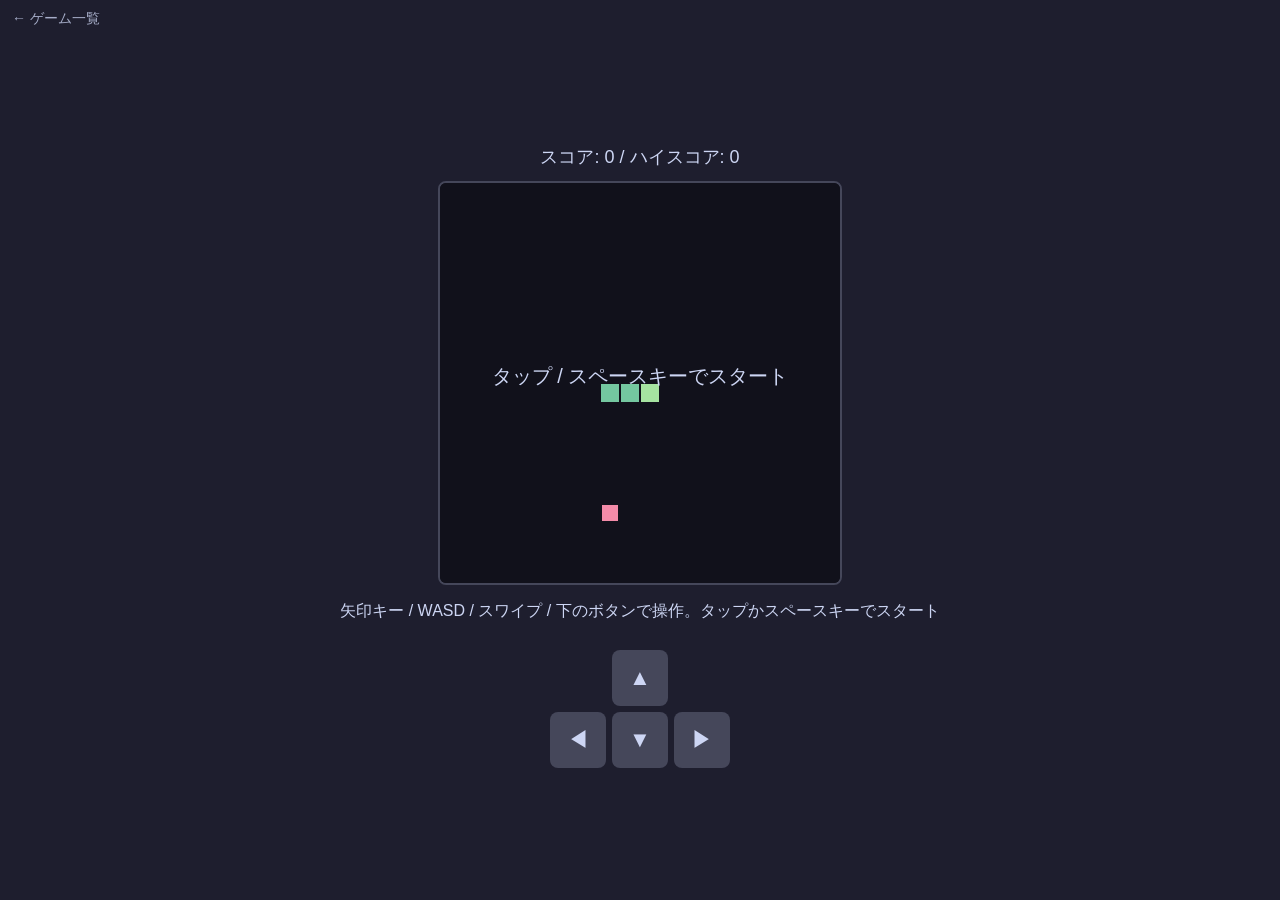
<file: games/snake/index.html>
<!DOCTYPE html>
<html lang="ja">
<head>
<meta charset="UTF-8">
<meta name="viewport" content="width=device-width, initial-scale=1">
<title>スネークゲーム</title>
<style>
  body { margin: 0; min-height: 100vh; display: flex; flex-direction: column; align-items: center;
         justify-content: center; background: #1e1e2e; color: #cdd6f4; font-family: sans-serif; }
  canvas { background: #11111b; border: 2px solid #45475a; border-radius: 8px; max-width: 95vw; touch-action: none; }
  #info { margin: 12px; font-size: 18px; }
  #pad { display: grid; grid-template-columns: repeat(3, 56px); gap: 6px; margin-top: 12px; }
  #pad button { height: 56px; font-size: 22px; border: none; border-radius: 8px; background: #45475a; color: #cdd6f4; }
  #pad button:active { background: #89b4fa; }
</style>
</head>
<body>
<a href="../" style="position:fixed;top:10px;left:12px;color:#a6adc8;font-size:14px;text-decoration:none;z-index:10">← ゲーム一覧</a>
<div id="info">スコア: <span id="score">0</span> / ハイスコア: <span id="best">0</span></div>
<canvas id="game" width="400" height="400"></canvas>
<p>矢印キー / WASD / スワイプ / 下のボタンで操作。タップかスペースキーでスタート</p>
<div id="pad">
  <span></span><button data-d="up">▲</button><span></span>
  <button data-d="left">◀</button><button data-d="down">▼</button><button data-d="right">▶</button>
</div>

<script>
const canvas = document.getElementById('game');
const ctx = canvas.getContext('2d');
const SIZE = 20, N = canvas.width / SIZE;
const scoreEl = document.getElementById('score');
const bestEl = document.getElementById('best');
let best = 0;
try { best = Number(localStorage.getItem('snakeBest')) || 0; } catch (e) {}
bestEl.textContent = best;

let snake, dir, nextDir, food, score, timer, running = false;

function reset() {
  snake = [{ x: 10, y: 10 }, { x: 9, y: 10 }, { x: 8, y: 10 }];
  dir = nextDir = { x: 1, y: 0 };
  score = 0;
  scoreEl.textContent = 0;
  placeFood();
}

function placeFood() {
  do {
    food = { x: Math.floor(Math.random() * N), y: Math.floor(Math.random() * N) };
  } while (snake.some(s => s.x === food.x && s.y === food.y));
}

function start() {
  clearInterval(timer);
  reset();
  running = true;
  timer = setInterval(step, 120);
  draw();
}

function gameOver() {
  running = false;
  clearInterval(timer);
  if (score > best) {
    best = score;
    bestEl.textContent = best;
    try { localStorage.setItem('snakeBest', best); } catch (e) {}
  }
  draw();
  ctx.fillStyle = 'rgba(0,0,0,0.6)';
  ctx.fillRect(0, 0, canvas.width, canvas.height);
  ctx.fillStyle = '#f38ba8';
  ctx.font = 'bold 32px sans-serif';
  ctx.textAlign = 'center';
  ctx.fillText('ゲームオーバー', canvas.width / 2, canvas.height / 2 - 8);
  ctx.fillStyle = '#cdd6f4';
  ctx.font = '18px sans-serif';
  ctx.fillText('タップ / スペースキーでリスタート', canvas.width / 2, canvas.height / 2 + 24);
}

function step() {
  dir = nextDir;
  const head = { x: snake[0].x + dir.x, y: snake[0].y + dir.y };
  if (head.x < 0 || head.y < 0 || head.x >= N || head.y >= N ||
      snake.some(s => s.x === head.x && s.y === head.y)) {
    return gameOver();
  }
  snake.unshift(head);
  if (head.x === food.x && head.y === food.y) {
    score++;
    scoreEl.textContent = score;
    placeFood();
  } else {
    snake.pop();
  }
  draw();
}

function draw() {
  ctx.fillStyle = '#11111b';
  ctx.fillRect(0, 0, canvas.width, canvas.height);
  ctx.fillStyle = '#f38ba8';
  ctx.fillRect(food.x * SIZE + 2, food.y * SIZE + 2, SIZE - 4, SIZE - 4);
  snake.forEach((s, i) => {
    ctx.fillStyle = i === 0 ? '#a6e3a1' : '#74c7a0';
    ctx.fillRect(s.x * SIZE + 1, s.y * SIZE + 1, SIZE - 2, SIZE - 2);
  });
}

function turn(name) {
  const map = { up: { x: 0, y: -1 }, down: { x: 0, y: 1 }, left: { x: -1, y: 0 }, right: { x: 1, y: 0 } };
  const d = map[name];
  if (d && !(d.x === -dir.x && d.y === -dir.y)) nextDir = d;
}

document.addEventListener('keydown', e => {
  const keys = { ArrowUp: 'up', w: 'up', ArrowDown: 'down', s: 'down',
                 ArrowLeft: 'left', a: 'left', ArrowRight: 'right', d: 'right' };
  if (e.code === 'Space') { e.preventDefault(); if (!running) start(); return; }
  if (keys[e.key]) { e.preventDefault(); if (running) turn(keys[e.key]); }
});
document.querySelectorAll('#pad button').forEach(b =>
  b.addEventListener('click', () => { if (running) turn(b.dataset.d); else start(); }));

// タッチ: タップでスタート、スワイプで方向転換
let sx = null, sy = null;
canvas.addEventListener('pointerdown', e => {
  e.preventDefault();
  if (!running) { start(); return; }
  sx = e.clientX; sy = e.clientY;
});
canvas.addEventListener('pointermove', e => {
  if (sx === null || !running) return;
  const dx = e.clientX - sx, dy = e.clientY - sy;
  if (Math.max(Math.abs(dx), Math.abs(dy)) < 24) return;
  turn(Math.abs(dx) > Math.abs(dy) ? (dx > 0 ? 'right' : 'left') : (dy > 0 ? 'down' : 'up'));
  sx = e.clientX; sy = e.clientY; // 指を離さずに続けて曲がれる
});
['pointerup', 'pointercancel', 'pointerleave'].forEach(t => canvas.addEventListener(t, () => { sx = sy = null; }));

reset();
draw();
ctx.fillStyle = '#cdd6f4';
ctx.font = '20px sans-serif';
ctx.textAlign = 'center';
ctx.fillText('タップ / スペースキーでスタート', canvas.width / 2, canvas.height / 2);
</script>
</body>
</html>
</file>
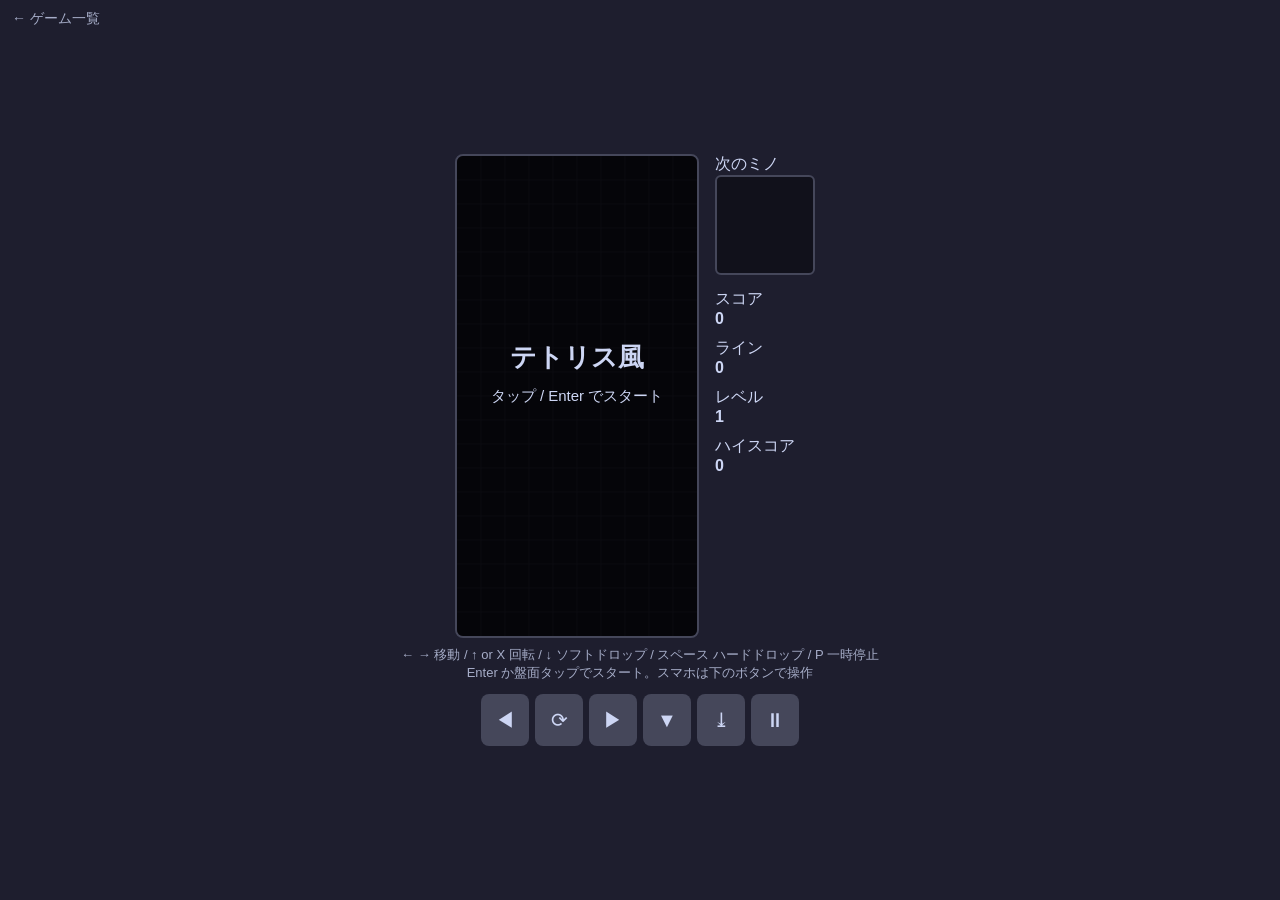
<file: games/tetris/index.html>
<!DOCTYPE html>
<html lang="ja">
<head>
<meta charset="UTF-8">
<meta name="viewport" content="width=device-width, initial-scale=1">
<title>テトリス風ゲーム</title>
<style>
  body { margin: 0; min-height: 100vh; display: flex; flex-direction: column; align-items: center;
         justify-content: center; background: #1e1e2e; color: #cdd6f4; font-family: sans-serif; user-select: none; }
  #wrap { display: flex; gap: 16px; align-items: flex-start; }
  canvas { background: #11111b; border: 2px solid #45475a; border-radius: 8px; }
  #side { display: flex; flex-direction: column; gap: 10px; font-size: 16px; min-width: 110px; }
  #side canvas { border-radius: 6px; }
  #pad { display: grid; grid-template-columns: repeat(6, 48px); gap: 6px; margin-top: 12px; touch-action: manipulation; }
  #pad button { height: 52px; font-size: 20px; border: none; border-radius: 8px; background: #45475a; color: #cdd6f4; padding: 0; }
  #game { touch-action: none; }
  #pad button:active { background: #89b4fa; }
  p { font-size: 13px; color: #a6adc8; margin: 8px 12px 0; text-align: center; }
</style>
</head>
<body>
<a href="../" style="position:fixed;top:10px;left:12px;color:#a6adc8;font-size:14px;text-decoration:none;z-index:10">← ゲーム一覧</a>
<div id="wrap">
  <canvas id="game" width="240" height="480"></canvas>
  <div id="side">
    <div>次のミノ<br><canvas id="next" width="96" height="96"></canvas></div>
    <div>スコア<br><b id="score">0</b></div>
    <div>ライン<br><b id="lines">0</b></div>
    <div>レベル<br><b id="level">1</b></div>
    <div>ハイスコア<br><b id="best">0</b></div>
  </div>
</div>
<p>← → 移動 / ↑ or X 回転 / ↓ ソフトドロップ / スペース ハードドロップ / P 一時停止<br>Enter か盤面タップでスタート。スマホは下のボタンで操作</p>
<div id="pad">
  <button data-a="left" aria-label="左">◀</button><button data-a="rotate" aria-label="回転">⟳</button>
  <button data-a="right" aria-label="右">▶</button><button data-a="soft" aria-label="1マス下">▼</button>
  <button data-a="drop" aria-label="一気に落とす">⤓</button><button data-a="pause" aria-label="一時停止">⏸</button>
</div>

<script>
const COLS = 10, ROWS = 20, B = 24;
const canvas = document.getElementById('game'), ctx = canvas.getContext('2d');
const nextCv = document.getElementById('next'), nctx = nextCv.getContext('2d');
const el = id => document.getElementById(id);

const SHAPES = {
  I: [[0,0,0,0],[1,1,1,1],[0,0,0,0],[0,0,0,0]],
  O: [[1,1],[1,1]],
  T: [[0,1,0],[1,1,1],[0,0,0]],
  S: [[0,1,1],[1,1,0],[0,0,0]],
  Z: [[1,1,0],[0,1,1],[0,0,0]],
  J: [[1,0,0],[1,1,1],[0,0,0]],
  L: [[0,0,1],[1,1,1],[0,0,0]],
};
const COLORS = { I:'#89dceb', O:'#f9e2af', T:'#cba6f7', S:'#a6e3a1', Z:'#f38ba8', J:'#89b4fa', L:'#fab387' };

let board, cur, nextType, bag = [], score, lines, level, best = 0;
let state = 'ready', timer = null;
try { best = Number(localStorage.getItem('tetrisBest')) || 0; } catch (e) {}
el('best').textContent = best;

function nextFromBag() {
  if (!bag.length) {
    bag = Object.keys(SHAPES);
    for (let i = bag.length - 1; i > 0; i--) {
      const j = Math.floor(Math.random() * (i + 1));
      [bag[i], bag[j]] = [bag[j], bag[i]];
    }
  }
  return bag.pop();
}
function spawn() {
  const type = nextType || nextFromBag();
  nextType = nextFromBag();
  const m = SHAPES[type].map(r => r.slice());
  cur = { type, m, x: Math.floor((COLS - m[0].length) / 2), y: 0 };
  if (collides(cur.m, cur.x, cur.y)) gameOver();
}
function collides(m, px, py) {
  for (let y = 0; y < m.length; y++)
    for (let x = 0; x < m[y].length; x++) {
      if (!m[y][x]) continue;
      const bx = px + x, by = py + y;
      if (bx < 0 || bx >= COLS || by >= ROWS) return true;
      if (by >= 0 && board[by][bx]) return true;
    }
  return false;
}
function rotated(m) {
  const n = m.length;
  return m[0].map((_, x) => m.map((_, y) => m[n - 1 - y][x]));
}
function move(dx) {
  if (state !== 'play') return;
  if (!collides(cur.m, cur.x + dx, cur.y)) { cur.x += dx; draw(); }
}
function rotate() {
  if (state !== 'play') return;
  const r = rotated(cur.m);
  for (const k of [0, -1, 1, -2, 2]) {          // 簡易ウォールキック
    if (!collides(r, cur.x + k, cur.y)) { cur.m = r; cur.x += k; draw(); return; }
  }
}
function drop() {                                // 1マス落下(固定も行う)
  if (state !== 'play') return;
  if (!collides(cur.m, cur.x, cur.y + 1)) { cur.y++; draw(); return true; }
  lock();
  return false;
}
function hardDrop() {
  if (state !== 'play') return;
  let n = 0;
  while (!collides(cur.m, cur.x, cur.y + 1)) { cur.y++; n++; }
  score += n * 2;
  lock();
}
function lock() {
  cur.m.forEach((row, y) => row.forEach((v, x) => {
    if (v && cur.y + y >= 0) board[cur.y + y][cur.x + x] = cur.type;
  }));
  let cleared = 0;
  for (let y = ROWS - 1; y >= 0; y--) {
    if (board[y].every(c => c)) {
      board.splice(y, 1);
      board.unshift(Array(COLS).fill(null));
      cleared++; y++;
    }
  }
  if (cleared) {
    score += [0, 100, 300, 500, 800][cleared] * level;
    lines += cleared;
    const nl = Math.floor(lines / 10) + 1;
    if (nl !== level) { level = nl; restartTimer(); }
  }
  updateInfo();
  spawn();
  if (state === 'play') draw();
}
function interval() { return Math.max(100, 800 - (level - 1) * 70); }
function restartTimer() { clearInterval(timer); timer = setInterval(drop, interval()); }
function updateInfo() {
  el('score').textContent = score; el('lines').textContent = lines; el('level').textContent = level;
}
function start() {
  board = Array.from({ length: ROWS }, () => Array(COLS).fill(null));
  score = 0; lines = 0; level = 1; bag = []; nextType = null;
  updateInfo();
  state = 'play';
  spawn();
  restartTimer();
  draw();
}
function gameOver() {
  state = 'over';
  clearInterval(timer);
  if (score > best) {
    best = score; el('best').textContent = best;
    try { localStorage.setItem('tetrisBest', best); } catch (e) {}
  }
  draw();
}
function togglePause() {
  if (state === 'play') { state = 'pause'; clearInterval(timer); draw(); }
  else if (state === 'pause') { state = 'play'; restartTimer(); draw(); }
}

function cell(c, x, y, type, size, alpha) {
  c.globalAlpha = alpha || 1;
  c.fillStyle = COLORS[type];
  c.fillRect(x * size + 1, y * size + 1, size - 2, size - 2);
  c.globalAlpha = 1;
}
function draw() {
  ctx.clearRect(0, 0, canvas.width, canvas.height);
  ctx.strokeStyle = '#1e1e2e';
  for (let x = 1; x < COLS; x++) { ctx.beginPath(); ctx.moveTo(x * B, 0); ctx.lineTo(x * B, canvas.height); ctx.stroke(); }
  for (let y = 1; y < ROWS; y++) { ctx.beginPath(); ctx.moveTo(0, y * B); ctx.lineTo(canvas.width, y * B); ctx.stroke(); }
  if (board) board.forEach((row, y) => row.forEach((t, x) => { if (t) cell(ctx, x, y, t, B); }));
  if (cur && state !== 'over') {
    let gy = cur.y;                              // ゴースト(着地位置)
    while (!collides(cur.m, cur.x, gy + 1)) gy++;
    cur.m.forEach((row, y) => row.forEach((v, x) => {
      if (v) { cell(ctx, cur.x + x, gy + y, cur.type, B, 0.25); cell(ctx, cur.x + x, cur.y + y, cur.type, B); }
    }));
  }
  nctx.clearRect(0, 0, 96, 96);
  if (nextType) {
    const m = SHAPES[nextType], s = 20, ox = (96 - m[0].length * s) / 2, oy = (96 - m.length * s) / 2;
    nctx.save(); nctx.translate(ox, oy);
    m.forEach((row, y) => row.forEach((v, x) => { if (v) cell(nctx, x, y, nextType, s); }));
    nctx.restore();
  }
  if (state !== 'play') overlay();
}
function overlay() {
  ctx.fillStyle = 'rgba(0,0,0,0.65)';
  ctx.fillRect(0, 0, canvas.width, canvas.height);
  ctx.textAlign = 'center';
  ctx.fillStyle = state === 'over' ? '#f38ba8' : '#cdd6f4';
  ctx.font = 'bold 26px sans-serif';
  const title = { ready: 'テトリス風', over: 'ゲームオーバー', pause: '一時停止' }[state];
  ctx.fillText(title, canvas.width / 2, 210);
  ctx.fillStyle = '#cdd6f4';
  ctx.font = '15px sans-serif';
  ctx.fillText(state === 'pause' ? 'タップ / P で再開' : 'タップ / Enter でスタート', canvas.width / 2, 245);
}

function act(a) {
  if (a === 'left') move(-1);
  else if (a === 'right') move(1);
  else if (a === 'rotate') rotate();
  else if (a === 'drop') hardDrop();
}
document.addEventListener('keydown', e => {
  if (e.key === 'Enter') { if (state !== 'play') { state = 'ready'; start(); } return; }
  if (e.key === 'p' || e.key === 'P') { togglePause(); return; }
  const map = { ArrowLeft: 'left', a: 'left', ArrowRight: 'right', d: 'right',
                ArrowUp: 'rotate', x: 'rotate', X: 'rotate', ' ': 'drop' };
  if (e.key === 'ArrowDown' || e.key === 's') { e.preventDefault(); if (state === 'play' && drop()) score += 1, updateInfo(); return; }
  if (map[e.key]) { e.preventDefault(); act(map[e.key]); }
});
document.querySelectorAll('#pad button').forEach(b =>
  b.addEventListener('click', () => {
    const a = b.dataset.a;
    if (a === 'pause') { togglePause(); return; }
    if (state === 'pause') { togglePause(); return; }
    if (state !== 'play') { start(); return; }
    if (a === 'soft') { if (drop()) score += 1, updateInfo(); return; }
    act(a);
  }));
// 盤面タップでスタート・再開
canvas.addEventListener('pointerdown', e => {
  e.preventDefault();
  if (state === 'pause') togglePause();
  else if (state !== 'play') start();
});

draw();
</script>
</body>
</html>
</file>
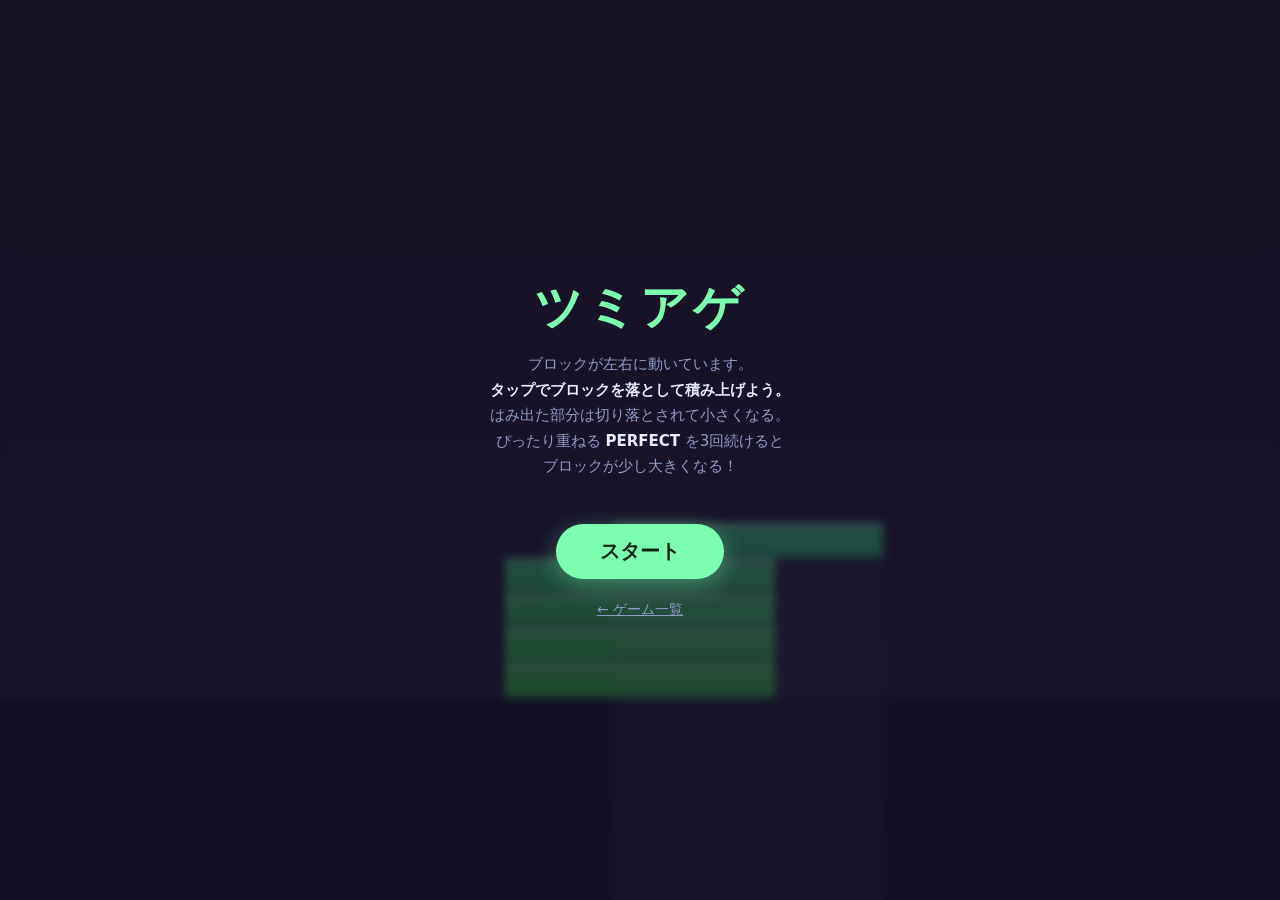
<file: games/tsumiage/index.html>
<!doctype html>
<html lang="ja">
<head>
<meta charset="utf-8">
<meta name="viewport" content="width=device-width,initial-scale=1,maximum-scale=1,user-scalable=no,viewport-fit=cover">
<meta name="theme-color" content="#0b1020">
<meta name="apple-mobile-web-app-capable" content="yes">
<meta name="mobile-web-app-capable" content="yes">
<title>ツミアゲ</title>
<style>
  :root {
    --bg: #0b1020;
    --fg: #e8ecff;
    --muted: #8f9bc7;
    --accent: #7dffb2;
  }
  html, body {
    margin: 0; height: 100%; background: var(--bg); overflow: hidden;
    overscroll-behavior: none;
  }
  body {
    touch-action: none; -webkit-user-select: none; user-select: none;
    -webkit-tap-highlight-color: transparent; -webkit-touch-callout: none;
    font-family: system-ui, -apple-system, "Hiragino Sans", "Noto Sans JP", sans-serif;
    color: var(--fg);
  }
  canvas { display: block; position: fixed; inset: 0; }
  #hud {
    position: fixed; left: 0; right: 0; top: 0;
    padding: calc(env(safe-area-inset-top) + 12px) 16px 0;
    display: flex; justify-content: space-between; align-items: baseline;
    pointer-events: none; font-weight: 800;
  }
  #score { font-size: 36px; font-variant-numeric: tabular-nums; }
  #bestHud { font-size: 14px; color: var(--muted); }
  #pauseBtn {
    position: fixed; right: 12px; bottom: calc(env(safe-area-inset-bottom) + 12px);
    width: 44px; height: 44px; border-radius: 50%; border: 1px solid rgba(255,255,255,.15);
    background: rgba(255,255,255,.06); color: var(--fg); font-size: 16px; font-weight: 800;
    padding: 0;
  }
  .overlay {
    position: fixed; inset: 0; display: flex; flex-direction: column;
    align-items: center; justify-content: center; gap: 14px; padding: 16px;
    text-align: center; background: rgba(11,16,32,.72);
    -webkit-backdrop-filter: blur(4px); backdrop-filter: blur(4px);
  }
  .hidden { display: none !important; }
  h1 { margin: 0; font-size: 48px; letter-spacing: .08em; line-height: 1.1; color: var(--accent); }
  h2 { margin: 0; font-size: 32px; letter-spacing: .06em; }
  .how { color: var(--muted); font-size: 15px; line-height: 1.7; max-width: 320px; margin: 4px 0 8px; }
  .how b { color: var(--fg); }
  .big { font-size: 64px; font-weight: 900; line-height: 1; font-variant-numeric: tabular-nums; }
  .sub { color: var(--muted); font-size: 15px; }
  .record { color: var(--accent); font-weight: 800; font-size: 16px; letter-spacing: .1em; }
  button.main {
    font: inherit; font-size: 20px; font-weight: 800; padding: 14px 44px; margin-top: 8px;
    border: 0; border-radius: 999px; background: var(--accent); color: #00230f;
    box-shadow: 0 6px 24px rgba(125,255,178,.35);
  }
  button.main:active { transform: scale(.96); }
  a.back { color: var(--muted); font-size: 14px; margin-top: 8px; }
  button.share {
    font: inherit; font-size: 15px; font-weight: 700; padding: 10px 26px;
    border: 1px solid rgba(255,255,255,.25); border-radius: 999px;
    background: rgba(255,255,255,.06); color: var(--fg);
  }
  button.share:active { transform: scale(.96); }
</style>
</head>
<body>
<canvas id="c"></canvas>

<div id="hud" class="hidden">
  <div id="score">0</div>
  <div id="bestHud">BEST 0</div>
</div>
<button id="pauseBtn" class="hidden" aria-label="一時停止">II</button>

<div id="title" class="overlay">
  <h1>ツミアゲ</h1>
  <p class="how">ブロックが左右に動いています。<br><b>タップでブロックを落として積み上げよう。</b><br>はみ出た部分は切り落とされて小さくなる。<br>ぴったり重ねる <b>PERFECT</b> を3回続けると<br>ブロックが少し大きくなる！</p>
  <div class="sub" id="bestTitle"></div>
  <button class="main" id="startBtn">スタート</button>
  <a class="back" href="../">← ゲーム一覧</a>
</div>

<div id="pause" class="overlay hidden">
  <h2>一時停止</h2>
  <button class="main" id="resumeBtn">つづける</button>
  <a class="back" href="../">← ゲーム一覧</a>
</div>

<div id="over" class="overlay hidden">
  <h2>GAME OVER</h2>
  <div class="big" id="finalScore">0</div>
  <div class="record hidden" id="newRecord">NEW RECORD!</div>
  <div class="sub" id="finalInfo"></div>
  <button class="main" id="retryBtn">もう一度</button>
  <button class="share" id="shareBtn">📤 結果をシェア</button>
  <a class="back" href="../">← ゲーム一覧</a>
</div>

<script src="../share.js"></script>
<script>
(() => {
  const cv = document.getElementById('c');
  const ctx = cv.getContext('2d');
  const $ = id => document.getElementById(id);

  // ---------- 調整用パラメータ（単位 U：スマホ縦で約1px） ----------
  const CFG = {
    baseW: 200,       // 最初のブロック幅
    blockH: 26,       // ブロックの高さ
    range: 175,       // 動くブロックの中心が左右に振れる幅
    speedBase: 150,   // 横移動の速さ（U/秒）
    speedGain: 7,     // 1段ごとに増える速さ
    speedMax: 460,
    perfectTol: 5,    // このズレ以内なら PERFECT 扱い
    growAfter: 3,     // PERFECT がこの回数続いたら幅が広がる
    growBy: 12,       // 広がる量
  };

  // ---------- 画面サイズ ----------
  let W, H, U, BASE_Y;
  function resize() {
    const dpr = Math.min(window.devicePixelRatio || 1, 2);
    W = window.innerWidth; H = window.innerHeight;
    cv.width = Math.round(W * dpr); cv.height = Math.round(H * dpr);
    cv.style.width = W + 'px'; cv.style.height = H + 'px';
    ctx.setTransform(dpr, 0, 0, dpr, 0, 0);
    U = Math.min(W, H * 0.6) / 400;
    BASE_Y = H * 0.62; // 一番上のブロックがこの高さに来るようにカメラが追う
  }
  window.addEventListener('resize', resize);
  resize();

  // ---------- 保存 ----------
  let best = 0;
  try { best = Number(localStorage.getItem('tsumiage-best')) || 0; } catch (e) {}
  function saveBest() { try { localStorage.setItem('tsumiage-best', String(best)); } catch (e) {} }

  // ---------- 状態 ----------
  let state = 'title'; // title | play | dying | over | pause
  let score = 0, combo = 0, maxCombo = 0, perfects = 0;
  let cam = 0, shake = 0, dyingT = 0, hue0 = 0;
  let stack = [];   // { x, w } x は中心（U）。index が段数
  let mover = null; // { x, w, dir, speed }
  let debris = [], waves = [], texts = [];

  let quiet = false; // デモ中は振動させない
  const vib = ms => { if (quiet) return; try { navigator.vibrate && navigator.vibrate(ms); } catch (e) {} };
  const colorOf = (i, l = 62) => `hsl(${(hue0 + i * 7) % 360}, 75%, ${l}%)`;

  // ワールド座標（U, 上向き）→ 画面座標
  const sx = x => W / 2 + x * U;
  const sy = y => BASE_Y - (y - cam) * U;

  function reset() {
    score = 0; combo = 0; maxCombo = 0; perfects = 0; shake = 0;
    hue0 = Math.floor(Math.random() * 360);
    stack = [];
    for (let i = 0; i < 4; i++) stack.push({ x: 0, w: CFG.baseW }); // 土台
    debris = []; waves = []; texts = [];
    cam = topY();
    spawnMover();
    updateHud();
  }

  const topY = () => stack.length * CFG.blockH;

  function spawnMover() {
    const top = stack[stack.length - 1];
    const dir = stack.length % 2 ? 1 : -1;
    const speed = Math.min(CFG.speedBase + score * CFG.speedGain, CFG.speedMax);
    mover = { x: -dir * CFG.range, w: top.w, dir, speed };
  }

  function updateHud() {
    $('score').textContent = score;
    $('bestHud').textContent = 'BEST ' + Math.max(best, score);
  }

  // ---------- 落とす ----------
  function drop() {
    if (state !== 'play' || !mover) return;
    const top = stack[stack.length - 1];
    const i = stack.length;
    const y = topY();
    let d = mover.x - top.x;
    const overlap = mover.w - Math.abs(d);

    if (overlap <= 0) {
      // 完全に外れた
      debris.push(makeDebris(mover.x, mover.w, y, i, Math.sign(d) || 1));
      mover = null;
      die();
      return;
    }

    if (Math.abs(d) <= CFG.perfectTol) {
      // PERFECT：ぴったり揃える
      combo++; perfects++;
      maxCombo = Math.max(maxCombo, combo);
      let w = top.w;
      if (combo >= CFG.growAfter) w = Math.min(w + CFG.growBy, CFG.baseW);
      stack.push({ x: top.x, w });
      waves.push({ x: top.x, w, y, l: 1, i });
      texts.push({ x: top.x, y: y + CFG.blockH, s: combo > 1 ? `PERFECT ×${combo}` : 'PERFECT', l: 1, c: '#7dffb2' });
      vib(combo >= CFG.growAfter ? [15, 30, 15] : 15);
    } else {
      // はみ出た部分を切り落とす
      combo = 0;
      const nx = top.x + d / 2;
      stack.push({ x: nx, w: overlap });
      const cutW = Math.abs(d);
      const cutX = nx + Math.sign(d) * (overlap / 2 + cutW / 2);
      debris.push(makeDebris(cutX, cutW, y, i, Math.sign(d)));
      shake = 3 * U;
      vib(8);
    }
    score++;
    updateHud();
    spawnMover();
  }

  function makeDebris(x, w, y, i, side) {
    return { x, w, y, i, vx: side * (30 + Math.random() * 40), vy: 40, rot: 0, vr: side * (1 + Math.random() * 2) };
  }

  // ---------- 入力 ----------
  cv.addEventListener('pointerdown', e => { e.preventDefault(); drop(); });
  window.addEventListener('keydown', e => {
    if (e.code === 'Space' || e.code === 'Enter') {
      e.preventDefault();
      if (e.repeat) return;
      if (state === 'play') drop();
      else if (state === 'title' || state === 'over') start();
      else if (state === 'pause') resume();
    }
  });

  function show(id) {
    ['title', 'pause', 'over'].forEach(o => $(o).classList.toggle('hidden', o !== id));
    $('hud').classList.toggle('hidden', state === 'title');
    $('pauseBtn').classList.toggle('hidden', id !== null);
  }

  function start() { reset(); state = 'play'; show(null); }
  function pause() { if (state === 'play') { state = 'pause'; show('pause'); } }
  function resume() { if (state === 'pause') { state = 'play'; show(null); last = performance.now(); } }

  $('startBtn').addEventListener('click', start);
  $('retryBtn').addEventListener('click', start);
  $('resumeBtn').addEventListener('click', resume);
  let shareText = '';
  $('shareBtn').addEventListener('click', e => { e.currentTarget.blur(); GameShare.share(shareText); });
  $('pauseBtn').addEventListener('pointerdown', e => { e.stopPropagation(); });
  $('pauseBtn').addEventListener('click', pause);
  document.addEventListener('visibilitychange', () => { if (document.hidden) pause(); });

  function die() {
    state = 'dying'; dyingT = 1.3; shake = 10 * U;
    combo = 0;
    vib([60, 40, 90]);
    $('pauseBtn').classList.add('hidden');
  }

  function gameOver() {
    state = 'over';
    const isRecord = score > best;
    if (isRecord) { best = score; saveBest(); }
    $('finalScore').textContent = score;
    $('newRecord').classList.toggle('hidden', !isRecord || score === 0);
    $('finalInfo').textContent = `PERFECT ${perfects} 回 ・ 最大連続 ${maxCombo} ・ BEST ${best}`;
    shareText = `🏗️ ツミアゲで ${score} 段積み上げた！（PERFECT ${perfects} 回）`;
    updateHud();
    show('over');
  }

  // ---------- 更新 ----------
  function update(dt) {
    if (state === 'play' && mover) {
      mover.x += mover.dir * mover.speed * dt;
      if (mover.x > CFG.range) { mover.x = CFG.range; mover.dir = -1; }
      if (mover.x < -CFG.range) { mover.x = -CFG.range; mover.dir = 1; }
    } else if (state === 'dying') {
      dyingT -= dt;
      if (dyingT <= 0) gameOver();
    } else if (state === 'title') {
      // タイトル裏で自動で積み上げるデモ
      demo(dt);
    }

    // カメラ：一番上のブロックを追う
    cam += (topY() - cam) * Math.min(1, dt * 6);

    for (const q of debris) {
      q.vy -= 900 * dt;
      q.x += q.vx * dt; q.y += q.vy * dt; q.rot += q.vr * dt;
    }
    debris = debris.filter(q => sy(q.y) < H + 200);
    for (const w of waves) w.l -= dt * 1.6;
    waves = waves.filter(w => w.l > 0);
    for (const s of texts) { s.y += 30 * dt; s.l -= dt * 1.2; }
    texts = texts.filter(s => s.l > 0);
    shake *= Math.pow(0.02, dt);
  }

  // タイトル画面のデモ（自動プレイ）
  let demoT = 0;
  function demo(dt) {
    if (stack.length === 0 || stack.length > 60) { reset(); }
    if (!mover) spawnMover();
    mover.x += mover.dir * mover.speed * dt;
    if (mover.x > CFG.range) { mover.x = CFG.range; mover.dir = -1; }
    if (mover.x < -CFG.range) { mover.x = -CFG.range; mover.dir = 1; }
    const top = stack[stack.length - 1];
    demoT += dt;
    if (demoT > 0.4 && Math.abs(mover.x - top.x) < 14 + Math.random() * 20) {
      demoT = 0;
      quiet = true; state = 'play';
      drop();
      if (state !== 'play') reset(); // 外したら最初から
      state = 'title'; quiet = false;
    }
  }

  // ---------- 描画 ----------
  function drawBlock(x, y, w, i, alpha = 1) {
    const h = CFG.blockH * U;
    const px = sx(x - w / 2), py = sy(y + CFG.blockH), pw = w * U;
    ctx.globalAlpha = alpha;
    ctx.fillStyle = colorOf(i);
    ctx.fillRect(px, py, pw, h);
    ctx.fillStyle = colorOf(i, 74);
    ctx.fillRect(px, py, pw, h * 0.22);
    ctx.fillStyle = 'rgba(0,0,0,0.18)';
    ctx.fillRect(px, py + h * 0.82, pw, h * 0.18);
    ctx.globalAlpha = 1;
  }

  function draw() {
    // 高く積むほど空が暗く・色が変わる背景
    const k = Math.min(1, cam / 2500);
    const g = ctx.createLinearGradient(0, 0, 0, H);
    g.addColorStop(0, `hsl(${(hue0 + 200) % 360}, ${40 - k * 20}%, ${16 - k * 10}%)`);
    g.addColorStop(1, `hsl(${(hue0 + 160) % 360}, ${45 - k * 20}%, ${24 - k * 14}%)`);
    ctx.fillStyle = g;
    ctx.fillRect(0, 0, W, H);

    // 星（高度とともに見えてくる）
    if (k > 0.05) {
      ctx.fillStyle = '#ffffff';
      for (let n = 0; n < 50; n++) {
        const x = (n * 97.3) % W;
        const y = ((n * 61.7 + cam * U * 0.15) % H + H) % H;
        ctx.globalAlpha = k * (0.3 + (n % 5) * 0.12);
        ctx.fillRect(x, y, 2, 2);
      }
      ctx.globalAlpha = 1;
    }

    ctx.save();
    if (shake > 0.3) ctx.translate((Math.random() - 0.5) * shake, (Math.random() - 0.5) * shake);

    // 地面
    const gy = sy(0);
    if (gy < H) {
      ctx.fillStyle = 'rgba(0,0,0,0.35)';
      ctx.fillRect(0, gy, W, H - gy);
    }

    // 積まれたブロック（画面内だけ描く）
    for (let i = 0; i < stack.length; i++) {
      const y = i * CFG.blockH;
      const py = sy(y);
      if (py < -CFG.blockH * U || py - CFG.blockH * U > H) continue;
      drawBlock(stack[i].x, y, stack[i].w, i);
    }

    // PERFECT の波紋
    for (const w of waves) {
      const e = 1 - w.l;
      const grow = 6 + e * 22;
      ctx.strokeStyle = '#ffffff';
      ctx.globalAlpha = w.l * 0.8;
      ctx.lineWidth = 2 * U;
      ctx.strokeRect(sx(w.x - w.w / 2 - grow), sy(w.y + CFG.blockH + grow), (w.w + grow * 2) * U, (CFG.blockH + grow * 2) * U);
    }
    ctx.globalAlpha = 1;

    // 動いているブロック
    if (mover && (state === 'play' || state === 'pause' || state === 'title')) {
      const y = topY();
      // 落下位置のガイド
      ctx.fillStyle = 'rgba(255,255,255,0.06)';
      ctx.fillRect(sx(mover.x - mover.w / 2), sy(y), mover.w * U, (sy(y - 400) - sy(y)));
      drawBlock(mover.x, y, mover.w, stack.length);
    }

    // 切り落とされた破片
    for (const q of debris) {
      ctx.save();
      ctx.translate(sx(q.x), sy(q.y + CFG.blockH / 2));
      ctx.rotate(q.rot);
      ctx.fillStyle = colorOf(q.i);
      ctx.fillRect(-q.w * U / 2, -CFG.blockH * U / 2, q.w * U, CFG.blockH * U);
      ctx.restore();
    }

    // テキスト
    ctx.font = `800 ${20 * U}px system-ui, sans-serif`;
    ctx.textAlign = 'center';
    for (const s of texts) {
      ctx.globalAlpha = Math.max(0, s.l);
      ctx.fillStyle = s.c;
      ctx.fillText(s.s, sx(s.x), sy(s.y + 20));
    }
    ctx.globalAlpha = 1;
    ctx.restore();
  }

  // ---------- ループ ----------
  let last = performance.now();
  function loop(now) {
    const dt = Math.min((now - last) / 1000, 1 / 30);
    last = now;
    if (state !== 'pause') update(dt);
    draw();
    requestAnimationFrame(loop);
  }

  $('bestTitle').textContent = best > 0 ? `BEST ${best}` : '';
  reset();
  show('title');
  requestAnimationFrame(loop);
})();
</script>
</body>
</html>
</file>
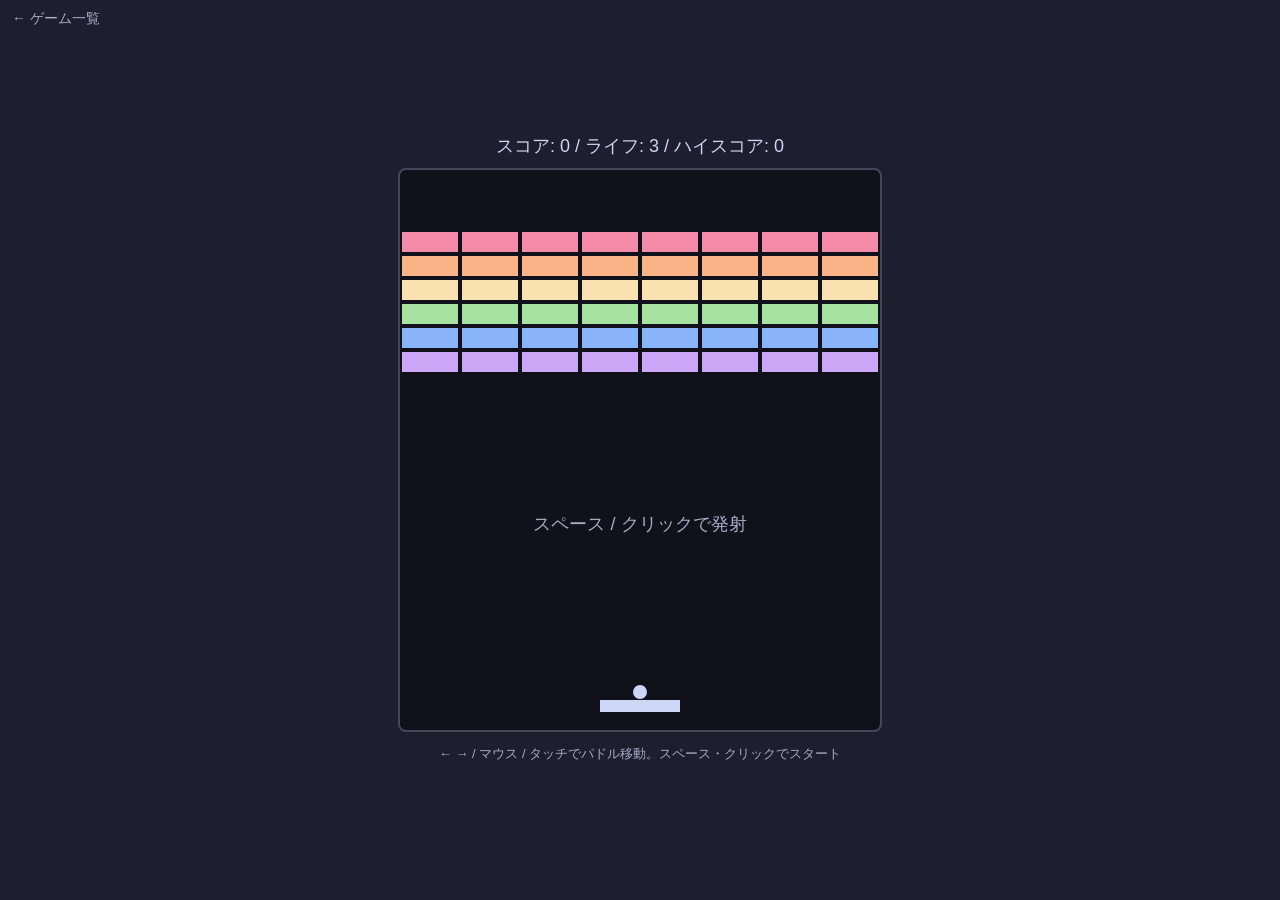
<file: games/others/breakout/index.html>
<!DOCTYPE html>
<html lang="ja">
<head>
<meta charset="UTF-8">
<meta name="viewport" content="width=device-width, initial-scale=1">
<title>ブロック崩し</title>
<style>
  body { margin: 0; min-height: 100vh; display: flex; flex-direction: column; align-items: center;
         justify-content: center; background: #1e1e2e; color: #cdd6f4; font-family: sans-serif; user-select: none; }
  canvas { background: #11111b; border: 2px solid #45475a; border-radius: 8px; max-width: 95vw; touch-action: none; }
  #info { margin: 10px; font-size: 18px; }
  p { font-size: 13px; color: #a6adc8; }
</style>
</head>
<body>
<a href="../" style="position:fixed;top:10px;left:12px;color:#a6adc8;font-size:14px;text-decoration:none;z-index:10">← ゲーム一覧</a>
<div id="info">スコア: <span id="score">0</span> / ライフ: <span id="life">3</span> / ハイスコア: <span id="best">0</span></div>
<canvas id="game" width="480" height="560"></canvas>
<p>← → / マウス / タッチでパドル移動。スペース・クリックでスタート</p>
<script src="../../share.js"></script>
<script>
const cv = document.getElementById('game'), ctx = cv.getContext('2d');
const W = cv.width, H = cv.height;
const COLS = 8, ROWS = 6, BW = W / COLS, BH = 24, TOP = 60;
const ROWCOL = ['#f38ba8', '#fab387', '#f9e2af', '#a6e3a1', '#89b4fa', '#cba6f7'];
const el = id => document.getElementById(id);
let best = 0;
try { best = Number(localStorage.getItem('breakoutBest')) || 0; } catch (e) {}
el('best').textContent = best;

let paddle, ball, bricks, score, life, state = 'ready', left = false, right = false, speed;

function init() {
  paddle = { w: 80, h: 12, x: W / 2 - 40, y: H - 30 };
  bricks = [];
  for (let r = 0; r < ROWS; r++) for (let c = 0; c < COLS; c++) bricks.push({ r, c, alive: true });
  score = 0; life = 3; speed = 5;
  GameShare.hide();
  updateInfo();
  resetBall();
}
function resetBall() {
  ball = { x: paddle.x + paddle.w / 2, y: paddle.y - 8, r: 7, vx: 0, vy: 0 };
  state = 'ready';
}
function launch() {
  const a = (Math.random() * 60 - 30) * Math.PI / 180;
  ball.vx = speed * Math.sin(a); ball.vy = -speed * Math.cos(a);
  state = 'play';
}
function updateInfo() {
  el('score').textContent = score; el('life').textContent = life;
}
function endGame(win) {
  state = win ? 'win' : 'over';
  if (score > best) {
    best = score; el('best').textContent = best;
    try { localStorage.setItem('breakoutBest', best); } catch (e) {}
  }
  const broken = bricks.filter(b => !b.alive).length;
  GameShare.show(win
    ? `🏓 ブロック崩しを全クリア！ スコア ${score}（残りライフ ${life}）`
    : `🏓 ブロック崩しで スコア ${score}！（${broken}/${bricks.length} ブロック破壊）`);
}
function update() {
  if (left) paddle.x -= 8;
  if (right) paddle.x += 8;
  paddle.x = Math.max(0, Math.min(W - paddle.w, paddle.x));
  if (state === 'ready') { ball.x = paddle.x + paddle.w / 2; ball.y = paddle.y - 8; return; }
  if (state !== 'play') return;

  ball.x += ball.vx; ball.y += ball.vy;
  if (ball.x < ball.r) { ball.x = ball.r; ball.vx *= -1; }
  if (ball.x > W - ball.r) { ball.x = W - ball.r; ball.vx *= -1; }
  if (ball.y < ball.r) { ball.y = ball.r; ball.vy *= -1; }

  // パドル:当たった位置で反射角を変える
  if (ball.vy > 0 && ball.y + ball.r >= paddle.y && ball.y - ball.r <= paddle.y + paddle.h &&
      ball.x >= paddle.x - ball.r && ball.x <= paddle.x + paddle.w + ball.r) {
    const t = (ball.x - (paddle.x + paddle.w / 2)) / (paddle.w / 2);
    const a = t * 65 * Math.PI / 180;
    ball.vx = speed * Math.sin(a); ball.vy = -speed * Math.cos(a);
    ball.y = paddle.y - ball.r;
  }
  // ブロック
  for (const b of bricks) {
    if (!b.alive) continue;
    const bx = b.c * BW, by = TOP + b.r * BH;
    if (ball.x + ball.r > bx && ball.x - ball.r < bx + BW && ball.y + ball.r > by && ball.y - ball.r < by + BH) {
      b.alive = false;
      score += (ROWS - b.r) * 10;
      const ox = Math.min(ball.x + ball.r - bx, bx + BW - (ball.x - ball.r));
      const oy = Math.min(ball.y + ball.r - by, by + BH - (ball.y - ball.r));
      if (ox < oy) ball.vx *= -1; else ball.vy *= -1;
      speed = Math.min(9, speed + 0.05);
      const k = speed / Math.hypot(ball.vx, ball.vy);
      ball.vx *= k; ball.vy *= k;
      updateInfo();
      break;
    }
  }
  if (bricks.every(b => !b.alive)) return endGame(true);
  if (ball.y > H + ball.r) {
    life--; updateInfo();
    if (life <= 0) endGame(false); else resetBall();
  }
}
function draw() {
  ctx.clearRect(0, 0, W, H);
  bricks.forEach(b => {
    if (!b.alive) return;
    ctx.fillStyle = ROWCOL[b.r];
    ctx.fillRect(b.c * BW + 2, TOP + b.r * BH + 2, BW - 4, BH - 4);
  });
  ctx.fillStyle = '#cdd6f4';
  ctx.fillRect(paddle.x, paddle.y, paddle.w, paddle.h);
  ctx.beginPath(); ctx.arc(ball.x, ball.y, ball.r, 0, Math.PI * 2); ctx.fill();
  if (state !== 'play') {
    ctx.textAlign = 'center';
    if (state !== 'ready') {
      ctx.fillStyle = 'rgba(0,0,0,0.6)'; ctx.fillRect(0, 0, W, H);
      ctx.fillStyle = state === 'win' ? '#a6e3a1' : '#f38ba8';
      ctx.font = 'bold 36px sans-serif';
      ctx.fillText(state === 'win' ? 'クリア!' : 'ゲームオーバー', W / 2, H / 2 - 10);
      ctx.fillStyle = '#cdd6f4'; ctx.font = '18px sans-serif';
      ctx.fillText('スペース / クリックでリスタート', W / 2, H / 2 + 28);
    } else {
      ctx.fillStyle = '#a6adc8'; ctx.font = '18px sans-serif';
      ctx.fillText('スペース / クリックで発射', W / 2, H / 2 + 80);
    }
  }
}
function loop() { update(); draw(); requestAnimationFrame(loop); }

function action() {
  if (state === 'ready') launch();
  else if (state === 'over' || state === 'win') { init(); }
}
document.addEventListener('keydown', e => {
  if (e.key === 'ArrowLeft' || e.key === 'a') left = true;
  else if (e.key === 'ArrowRight' || e.key === 'd') right = true;
  else if (e.key === ' ') { e.preventDefault(); action(); }
});
document.addEventListener('keyup', e => {
  if (e.key === 'ArrowLeft' || e.key === 'a') left = false;
  else if (e.key === 'ArrowRight' || e.key === 'd') right = false;
});
function pointer(clientX) {
  const rect = cv.getBoundingClientRect();
  paddle.x = (clientX - rect.left) * (W / rect.width) - paddle.w / 2;
}
cv.addEventListener('mousemove', e => pointer(e.clientX));
cv.addEventListener('touchmove', e => { e.preventDefault(); pointer(e.touches[0].clientX); }, { passive: false });
cv.addEventListener('touchstart', e => { e.preventDefault(); pointer(e.touches[0].clientX); action(); }, { passive: false });
cv.addEventListener('click', action);

init();
loop();
</script>
</body>
</html>
</file>
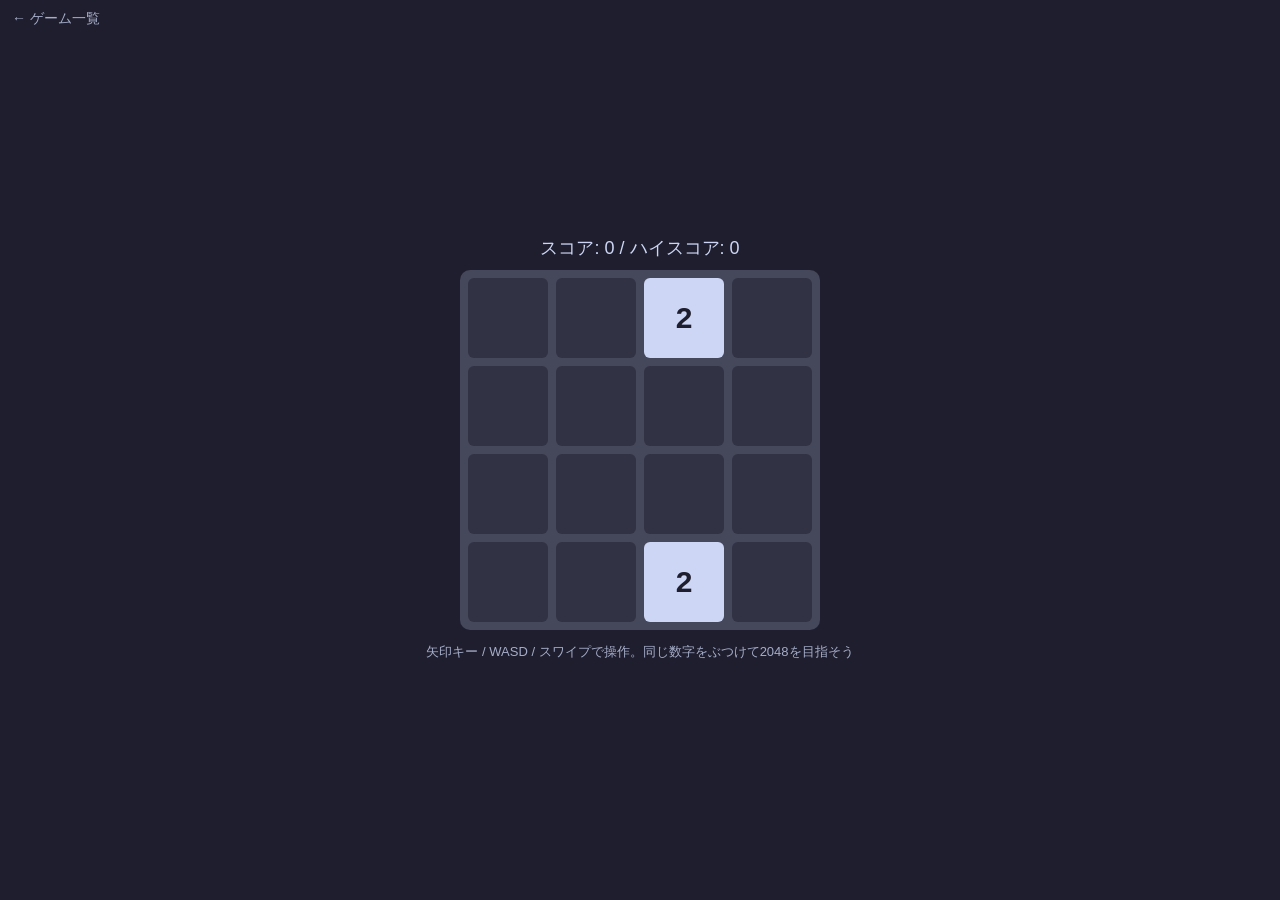
<file: games/others/game2048/index.html>
<!DOCTYPE html>
<html lang="ja">
<head>
<meta charset="UTF-8">
<meta name="viewport" content="width=device-width, initial-scale=1">
<title>2048</title>
<style>
  body { margin: 0; min-height: 100vh; display: flex; flex-direction: column; align-items: center;
         justify-content: center; background: #1e1e2e; color: #cdd6f4; font-family: sans-serif; user-select: none; }
  #info { margin: 10px; font-size: 18px; }
  #board { position: relative; display: grid; grid-template-columns: repeat(4, 80px); grid-gap: 8px; padding: 8px;
           background: #45475a; border-radius: 10px; touch-action: none; }
  .tile { width: 80px; height: 80px; border-radius: 6px; background: #313244; display: flex;
          align-items: center; justify-content: center; font-weight: bold; font-size: 30px; color: #1e1e2e; }
  #msg { position: absolute; inset: 0; display: none; flex-direction: column; align-items: center; justify-content: center;
         background: rgba(0,0,0,0.65); border-radius: 10px; font-size: 30px; font-weight: bold; gap: 12px; }
  button { font-size: 16px; padding: 8px 18px; border: none; border-radius: 8px; background: #89b4fa; color: #1e1e2e; cursor: pointer; }
  p { font-size: 13px; color: #a6adc8; }
</style>
</head>
<body>
<a href="../" style="position:fixed;top:10px;left:12px;color:#a6adc8;font-size:14px;text-decoration:none;z-index:10">← ゲーム一覧</a>
<div id="info">スコア: <span id="score">0</span> / ハイスコア: <span id="best">0</span></div>
<div id="board"><div id="msg"><span id="msgtext"></span><button id="retry">もう一度</button></div></div>
<p>矢印キー / WASD / スワイプで操作。同じ数字をぶつけて2048を目指そう</p>
<script src="../../share.js"></script>
<script>
const SIZE = 4;
const COLORS = { 0:'#313244', 2:'#cdd6f4', 4:'#b4befe', 8:'#fab387', 16:'#f9a56b', 32:'#f38ba8', 64:'#eb6f92',
                 128:'#f9e2af', 256:'#f5d98a', 512:'#a6e3a1', 1024:'#94e2d5', 2048:'#89b4fa' };
const el = id => document.getElementById(id);
const boardEl = el('board'), msg = el('msg');
let grid, score, best = 0, over = false, won = false;
try { best = Number(localStorage.getItem('best2048')) || 0; } catch (e) {}
el('best').textContent = best;

const tiles = [];
for (let i = 0; i < SIZE * SIZE; i++) {
  const t = document.createElement('div'); t.className = 'tile';
  boardEl.insertBefore(t, msg); tiles.push(t);
}
function init() {
  grid = Array.from({ length: SIZE }, () => Array(SIZE).fill(0));
  score = 0; over = false; won = false;
  msg.style.display = 'none';
  GameShare.hide();
  addTile(); addTile(); render();
}
function addTile() {
  const empty = [];
  grid.forEach((row, y) => row.forEach((v, x) => { if (!v) empty.push([x, y]); }));
  if (!empty.length) return;
  const [x, y] = empty[Math.floor(Math.random() * empty.length)];
  grid[y][x] = Math.random() < 0.9 ? 2 : 4;
}
function render() {
  grid.forEach((row, y) => row.forEach((v, x) => {
    const t = tiles[y * SIZE + x];
    t.textContent = v || '';
    t.style.background = COLORS[v] || '#74c7ec';
    t.style.fontSize = v >= 1000 ? '22px' : v >= 100 ? '26px' : '30px';
  }));
  el('score').textContent = score;
  if (score > best) {
    best = score; el('best').textContent = best;
    try { localStorage.setItem('best2048', best); } catch (e) {}
  }
}
// 1行を左に詰めて合体。戻り値は新しい行
function slideRow(row) {
  const nums = row.filter(v => v);
  const out = [];
  for (let i = 0; i < nums.length; i++) {
    if (nums[i] === nums[i + 1]) { out.push(nums[i] * 2); score += nums[i] * 2; i++; }
    else out.push(nums[i]);
  }
  while (out.length < SIZE) out.push(0);
  return out;
}
function move(dir) {                // dir: left/right/up/down
  if (over) return;
  const before = JSON.stringify(grid);
  const get = i => {
    if (dir === 'left') return grid[i].slice();
    if (dir === 'right') return grid[i].slice().reverse();
    const col = grid.map(r => r[i]);
    return dir === 'up' ? col : col.reverse();
  };
  const set = (i, row) => {
    if (dir === 'left') grid[i] = row;
    else if (dir === 'right') grid[i] = row.reverse();
    else { if (dir === 'down') row.reverse(); row.forEach((v, y) => grid[y][i] = v); }
  };
  for (let i = 0; i < SIZE; i++) set(i, slideRow(get(i)));
  if (JSON.stringify(grid) === before) return;
  addTile(); render();
  if (!won && grid.some(r => r.includes(2048))) { won = true; show('2048 達成!'); }
  else if (!canMove()) { over = true; show('ゲームオーバー'); }
}
function canMove() {
  for (let y = 0; y < SIZE; y++) for (let x = 0; x < SIZE; x++) {
    if (!grid[y][x]) return true;
    if (x < SIZE - 1 && grid[y][x] === grid[y][x + 1]) return true;
    if (y < SIZE - 1 && grid[y][x] === grid[y + 1][x]) return true;
  }
  return false;
}
function show(t) {
  el('msgtext').textContent = t; msg.style.display = 'flex';
  const maxTile = Math.max(...grid.flat());
  GameShare.show(won
    ? `🔢 2048 を達成！ スコア ${score}`
    : `🔢 2048 で スコア ${score}！（最大タイル ${maxTile}）`);
}

document.addEventListener('keydown', e => {
  const m = { ArrowLeft:'left', a:'left', ArrowRight:'right', d:'right', ArrowUp:'up', w:'up', ArrowDown:'down', s:'down' };
  if (m[e.key]) { e.preventDefault(); move(m[e.key]); }
});
let t0;
boardEl.addEventListener('touchstart', e => { t0 = e.touches[0]; }, { passive: true });
boardEl.addEventListener('touchend', e => {
  if (!t0) return;
  const t = e.changedTouches[0], dx = t.clientX - t0.clientX, dy = t.clientY - t0.clientY;
  if (Math.max(Math.abs(dx), Math.abs(dy)) < 20) return;
  if (Math.abs(dx) > Math.abs(dy)) move(dx > 0 ? 'right' : 'left'); else move(dy > 0 ? 'down' : 'up');
});
el('retry').addEventListener('click', init);
init();
</script>
</body>
</html>
</file>
<file: games/list.css>
/* ゲーム一覧ページ共通スタイル（games/index.html・others/index.html） */
:root { --bg: #0b1020; --card: #151c35; --fg: #e8ecff; --muted: #8f9bc7; --accent: #5ce1ff; }
* { box-sizing: border-box; }
body {
  margin: 0; min-height: 100vh; background: var(--bg); color: var(--fg);
  font-family: system-ui, -apple-system, "Hiragino Sans", "Noto Sans JP", sans-serif;
  padding: calc(env(safe-area-inset-top) + 24px) 16px 32px;
}
main { max-width: 960px; margin: 0 auto; }
a.back { color: var(--muted); font-size: 14px; text-decoration: none; display: inline-block; margin-bottom: 12px; }
h1 { font-size: 28px; margin: 0 0 4px; }
p.lead { color: var(--muted); margin: 0 0 8px; }

/* タグ絞り込み：1行で横スクロール、スクロールしても上に残る */
#tags {
  position: sticky; top: 0; z-index: 5;
  display: flex; flex-wrap: nowrap; gap: 8px; overflow-x: auto;
  margin: 0 -16px 14px; padding: 10px 16px;
  background: var(--bg);
  scrollbar-width: none; -webkit-overflow-scrolling: touch;
}
#tags::-webkit-scrollbar { display: none; }
.chip {
  flex: none; white-space: nowrap;
  font: inherit; font-size: 14px; font-weight: 700; padding: 7px 14px; border-radius: 999px;
  border: 1px solid rgba(255,255,255,.14); background: transparent; color: var(--muted); cursor: pointer;
}
.chip .n { margin-left: 6px; font-size: 12px; opacity: .7; }
.chip.on { background: var(--accent); border-color: var(--accent); color: #04202a; }
.chip:active { transform: scale(.96); }

/* カードのグリッド：スマホ2列 → タブレット3列 → PC4列 */
ul { list-style: none; padding: 0; margin: 0; display: grid; gap: 12px; grid-template-columns: repeat(2, minmax(0, 1fr)); }
@media (min-width: 600px) { ul { grid-template-columns: repeat(3, minmax(0, 1fr)); gap: 16px; } }
@media (min-width: 860px) { ul { grid-template-columns: repeat(4, minmax(0, 1fr)); } }

a.card {
  display: flex; flex-direction: column; height: 100%;
  border-radius: 14px; overflow: hidden;
  background: var(--card); color: inherit; text-decoration: none;
  border: 1px solid rgba(255,255,255,.06);
  transition: transform .12s, border-color .12s;
}
a.card:active { transform: scale(.97); }
@media (hover: hover) { a.card:hover { border-color: rgba(92,225,255,.4); transform: translateY(-2px); } }
a.card.folder { border-style: dashed; border-color: rgba(255,255,255,.2); }

.thumb { position: relative; aspect-ratio: 4 / 3; background: #000; }
.thumb canvas { display: block; width: 100%; height: 100%; }
.best {
  position: absolute; right: 6px; top: 6px;
  font-size: 11px; font-weight: 800; letter-spacing: .03em;
  padding: 3px 8px; border-radius: 999px;
  background: rgba(0,0,0,.65); color: #ffd84d;
}

.body { padding: 10px 12px 12px; display: flex; flex-direction: column; gap: 4px; }
.name { display: flex; align-items: center; gap: 6px; font-weight: 800; font-size: 15px; line-height: 1.3; }
.name .icon { flex: none; }
.name .title { overflow: hidden; text-overflow: ellipsis; white-space: nowrap; }
.desc {
  color: var(--muted); font-size: 12px; line-height: 1.5;
  display: -webkit-box; -webkit-line-clamp: 2; -webkit-box-orient: vertical; overflow: hidden;
}
.tags { display: flex; flex-wrap: wrap; gap: 4px; margin-top: 2px; }
.tags:empty { display: none; }
.tag { font-size: 11px; color: var(--muted); background: rgba(255,255,255,.06); padding: 2px 7px; border-radius: 999px; }
.tag.on { color: var(--accent); background: rgba(92,225,255,.12); }

@media (min-width: 600px) {
  .name { font-size: 16px; }
  .desc { font-size: 13px; }
}
</file>
<file: games/purun-run/style.css>
/* ===== 全体：スクロール・拡大・長押しメニュー・文字選択を止める ===== */
html, body {
  margin: 0;
  height: 100%;
  overflow: hidden;            /* スクロールさせない */
  overscroll-behavior: none;   /* 引っぱって更新・バウンドを止める */
  background: #0b1020;
}
body {
  touch-action: none;                    /* ダブルタップ拡大・ピンチ・スクロールを止める */
  -webkit-user-select: none; user-select: none;   /* 文字選択を止める */
  -webkit-touch-callout: none;           /* iOS の長押しメニューを止める */
  -webkit-tap-highlight-color: transparent;
  font-family: system-ui, -apple-system, "Hiragino Sans", "Noto Sans JP", sans-serif;
  color: #e8ecff;
}

/* ===== ゲーム画面：中央に置き、比率を保って拡大縮小（サイズは main.js で計算） ===== */
#screen {
  position: fixed; inset: 0;
  display: flex; align-items: center; justify-content: center;
}
#game { display: block; }

/* ===== 左上のボタン（一覧へ・全画面・一時停止） ===== */
#topLeft {
  position: fixed; z-index: 20;
  top: calc(env(safe-area-inset-top) + 8px);
  left: calc(env(safe-area-inset-left) + 10px);
  display: flex; gap: 6px;
}
#topLeft a, #topLeft button {
  padding: 4px 10px; border-radius: 999px; border: 0;
  background: rgba(11, 16, 32, .45); color: #fff;
  font: inherit; font-size: 13px; font-weight: 700; text-decoration: none;
  line-height: 1.4;
}
#pauseBtn { min-width: 34px; }
.hidden { display: none !important; }

/* ===== 画面（タイトル・一時停止・クリア・ゲームオーバー） ===== */
.overlay {
  position: fixed; inset: 0; z-index: 30;
  display: flex; flex-direction: column; align-items: center; justify-content: center;
  gap: 10px; padding: 16px; text-align: center;
  background: rgba(11, 16, 32, .72);
  -webkit-backdrop-filter: blur(3px); backdrop-filter: blur(3px);
}
#titleScreen { background: rgba(11, 16, 32, .45); }
.logo {
  margin: 0; font-size: 46px; font-weight: 900; letter-spacing: .06em; line-height: 1.1;
  color: #7dffcf; text-shadow: 0 4px 0 #1b8f6c, 0 8px 20px rgba(0,0,0,.4);
}
.logo span { color: #ffd23f; }
h2 { margin: 0; font-size: 30px; letter-spacing: .06em; }
h2.clear { color: #ffd23f; }
h2.over { color: #ff7a8a; }
.how { font-size: 14px; line-height: 1.6; color: #dfe6ff; }
.how p { margin: 0; }
.how b { color: #fff; }
.how .pc { color: #9aa6d1; font-size: 12px; margin-top: 4px; }
body.touch .how .pc { display: none; }
.big { font-size: 48px; font-weight: 900; line-height: 1; font-variant-numeric: tabular-nums; }
.sub { color: #9aa6d1; font-size: 14px; }
.record { color: #ffd23f; font-weight: 800; letter-spacing: .1em; }
.row { display: flex; gap: 10px; flex-wrap: wrap; justify-content: center; }
button.main, button.ghost {
  font: inherit; font-weight: 800; border-radius: 999px; cursor: pointer;
}
button.main {
  font-size: 18px; padding: 11px 36px; border: 0;
  background: #7dffcf; color: #003324; box-shadow: 0 5px 20px rgba(125,255,207,.35);
}
button.ghost {
  font-size: 15px; padding: 10px 22px;
  border: 1px solid rgba(255,255,255,.3); background: rgba(255,255,255,.08); color: #fff;
}
button.main:active, button.ghost:active { transform: scale(.96); }
a.back { color: #9aa6d1; font-size: 13px; }
table.detail { border-collapse: collapse; font-size: 14px; color: #dfe6ff; }
table.detail td { padding: 1px 10px; }
table.detail td:first-child { text-align: left; color: #9aa6d1; }
table.detail td:last-child { text-align: right; font-weight: 700; font-variant-numeric: tabular-nums; }
/* 横画面のスマホは縦が狭いので詰める */
@media (max-height: 420px) {
  .overlay { gap: 6px; }
  .logo { font-size: 36px; }
  .big { font-size: 38px; }
  h2 { font-size: 24px; }
  .how { font-size: 13px; line-height: 1.5; }
}

/* ===== 仮想ボタン ===== */
#controls { display: none; }
body.touch #controls { display: block; }   /* タッチ端末と分かったら表示 */

.pad {
  position: fixed; z-index: 10;
  bottom: calc(env(safe-area-inset-bottom) + 18px);
  display: flex; align-items: flex-end; gap: 14px;
  pointer-events: none;   /* タッチは input.js でまとめて判定する */
}
.pad-left  { left:  calc(env(safe-area-inset-left) + 22px); }
.pad-right { right: calc(env(safe-area-inset-right) + 22px); }

.btn {
  width: 74px; height: 74px; border-radius: 50%;
  display: flex; align-items: center; justify-content: center;
  background: rgba(255, 255, 255, .16);
  border: 2px solid rgba(255, 255, 255, .35);
  color: rgba(255, 255, 255, .9);
  font-size: 26px; font-weight: 800;
  transition: background .06s, transform .06s;
}
.btn.big   { width: 92px; height: 92px; font-size: 17px; }
.btn.small { width: 66px; height: 66px; font-size: 13px; margin-bottom: 40px; }
.btn.on    { background: rgba(92, 225, 255, .45); transform: scale(.94); }

/* ===== 縦画面の案内（タッチ端末のときだけ） ===== */
#rotate {
  display: none;
  position: fixed; inset: 0; z-index: 100;
  flex-direction: column; align-items: center; justify-content: center; gap: 8px;
  background: #0b1020; text-align: center;
}
#rotate .phone { font-size: 56px; animation: turn 1.6s ease-in-out infinite; }
#rotate p { font-size: 18px; font-weight: 700; margin: 0; }
@keyframes turn { 0%, 30% { transform: rotate(0); } 60%, 100% { transform: rotate(-90deg); } }
@media (orientation: portrait) {
  body.touch #rotate { display: flex; }
}
</file>
